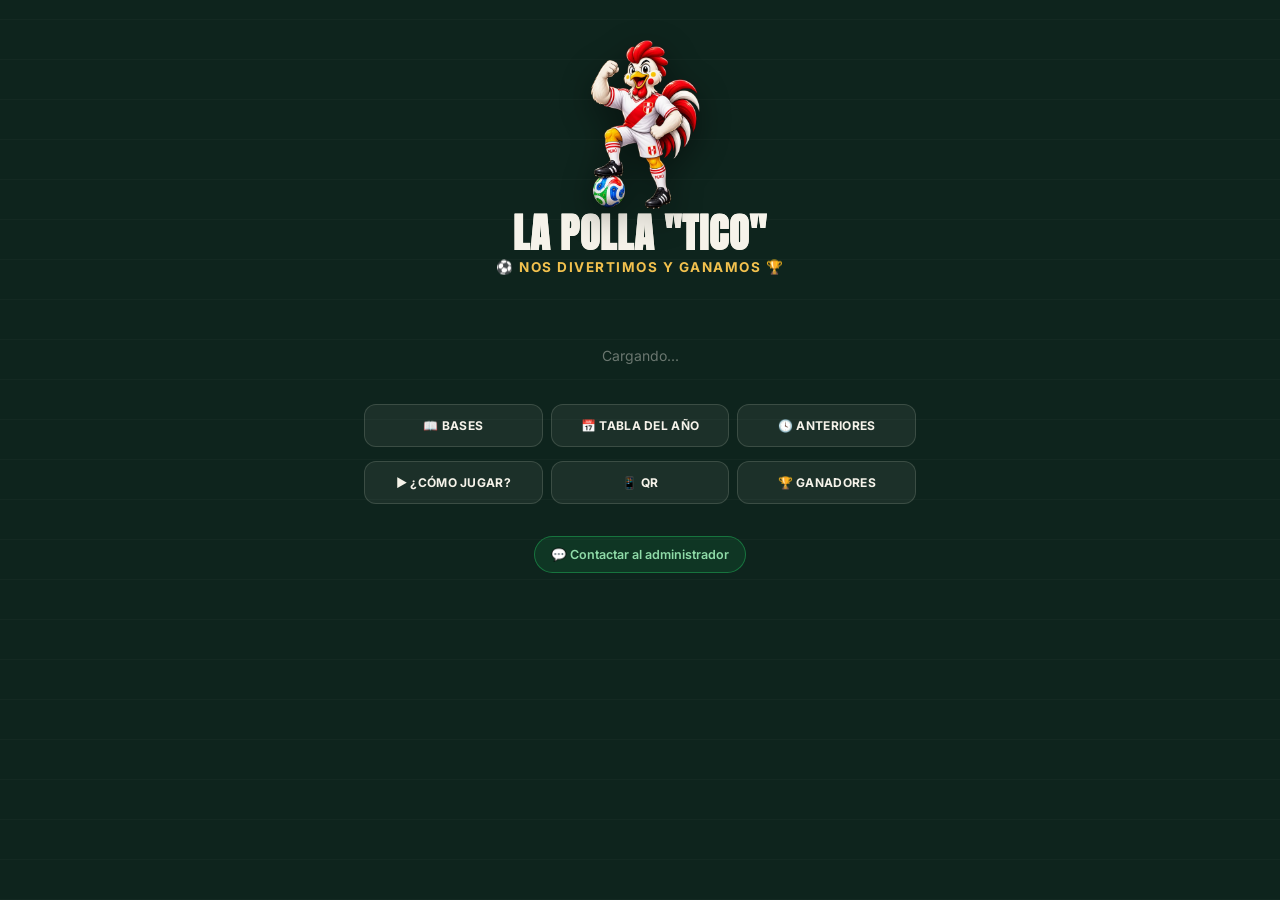
<file: index.html>
<!DOCTYPE html>
<html lang="es">
<head>
<meta charset="UTF-8">
<meta name="viewport" content="width=device-width, initial-scale=1.0, viewport-fit=cover">
<title>La Polla "TICO"</title>

<link rel="manifest" href="manifest.json">
<link rel="icon" type="image/png" sizes="192x192" href="icon-192.png">
<link rel="icon" type="image/png" sizes="32x32" href="favicon-32x32.png">
<link rel="icon" type="image/png" sizes="16x16" href="favicon-16x16.png">
<link rel="apple-touch-icon" href="apple-touch-icon.png">
<meta name="theme-color" content="#16342A">
<meta name="apple-mobile-web-app-capable" content="yes">
<meta name="apple-mobile-web-app-status-bar-style" content="black-translucent">
<meta name='apple-mobile-web-app-title' content='La Polla TICO'>
<!-- QRCode se carga bajo demanda (V15) para no frenar la entrada inicial. -->
<link rel="preconnect" href="https://iiuppczbeezwxevlnahk.supabase.co" crossorigin>
<link rel="dns-prefetch" href="//iiuppczbeezwxevlnahk.supabase.co">
<link rel="preload" href="mascota-gallo-peru-v25h506.webp" as="image" type="image/webp" fetchpriority="high">
<link rel="preconnect" href="https://fonts.googleapis.com">
<link rel="preconnect" href="https://fonts.gstatic.com" crossorigin>
<link href="https://fonts.googleapis.com/css2?family=Anton&family=Inter:wght@400;500;600;700;800&display=swap" rel="stylesheet">
<link rel="stylesheet" href="./styles.css?v=V25H5.0.15">
<script src="./app-core.js?v=V25H5.0.15" defer></script>
<script src="./app-main.js?v=V25H5.0.15" defer></script>
<script src="./app-pwa.js?v=V25H5.0.15" defer></script>
</head>
<body>
<svg width="0" height="0" style="position:absolute">
  <defs>
    <linearGradient id="goldEggGrad" x1="0" y1="0" x2="0" y2="1">
      <stop offset="0%" stop-color="#FDE68A"/>
      <stop offset="55%" stop-color="#F2C14E"/>
      <stop offset="100%" stop-color="#C9860B"/>
    </linearGradient>
  </defs>
</svg>

<div id="globalLoader" class="global-loader hidden"><span class="global-loader-dot"></span>Cargando...</div>
<div id="connectionBar" class="connection-bar hidden">📡 Sin conexión</div>
<div id="appModeBanner" class="app-mode-banner hidden"></div>

<!-- ======= PANTALLA PRINCIPAL ======= -->
<div id="landingScreen" class="wrap">
  <div class="hero">
    <div class="mascot-wrap" onclick="openAdminGate()" title="Administrar"><picture><source srcset="mascota-gallo-peru-v25h506.webp" type="image/webp"><img src="mascota-gallo-peru.png" alt="Mascota La Polla TICO" width="512" height="512" fetchpriority="high" decoding="async"></picture></div>
    <h1>La Polla "TICO"</h1>
    <p class="slogan">⚽ Nos divertimos y ganamos 🏆</p>
  </div>

  <div id="pollasContainer"></div>

  <div class="landing-links">
    <button onclick="openOverlay('rulesOverlay')">📖 Bases</button>
    <button onclick="openYearlyStandings()">📅 Tabla del año</button>
    <button onclick="openArchivedPollas()">🕓 Anteriores</button>
  </div>
  <div class="landing-links">
    <button onclick="openTutorial_()">▶️ ¿Cómo jugar?</button>
    <button onclick="openQR(siteUrl(), 'La Polla &quot;TICO&quot;')">📱 QR</button>
    <button onclick="openHallOfFame()">🏆 Ganadores</button>
  </div>
  <div class="landing-links">
    <button id="installAppBtn" class="hidden" onclick="handleInstallClick()">⬇️ Instalar app</button>
  </div>

  <div class="contact-admin-row"><button onclick="contactAdmin()">💬 Contactar al administrador</button></div>
</div>

<!-- ======= APP DE LA POLLA ======= -->
<div id="appScreen" class="wrap hidden">
  <header>
    <div class="header-topbar">
      <button class="back-btn" onclick="goToLanding()">‹ Inicio</button>
      <button class="admin-ball-btn" onclick="openAdmin()" title="Administrar">⚽</button>
    </div>
    <div class="eyebrow">Torneo de pronósticos</div>
    <h1 id="pollaTitle">La Polla "TICO"</h1>
    <p class="subtitle">Marca el resultado antes de que cierre el partido</p>
  </header>

  <div class="tools-row">
    <button onclick="openStandings()">🏆 Tabla</button>
    <button onclick="openOverlay('prizesOverlay')">🎖️ Premios</button>
    <button onclick="openOverlay('rulesOverlay')">📖 Bases</button>
  </div>
  <div class="winners-row" id="winnersRow">
    <button id="winnersToolBtn" class="hidden" onclick="showWinners(currentPolla.id)">🥇 Ver Ganadores</button>
  </div>

  <div class="name-card">
    <label for="playerName">Tú eres</label>
    <div class="name-field" id="nameField"><input id="playerName" type="text" placeholder="Tu nombre" autocomplete="off"></div>
    <button class="check-btn" onclick="checkName()" title="Confirmar">✓</button>
  </div>
  <div class="status-row"><div class="name-status" id="nameStatus"></div><span id="streakBadge" class="streak-badge hidden"></span></div>
  <div class="pay-pending-banner hidden" id="payPendingBanner">PAGO PENDIENTE</div>
  <div class="pin-locked-box hidden" id="pinLockedBox"></div>

  <div class="player-controls-row hidden" id="playerControlsRow">
    <div class="bulk-toggle-row" id="bulkToggleRow">
      <label class="bulk-toggle">
        <input type="checkbox" id="bulkModeCheckbox" onchange="toggleBulkMode()">
        📦 Activar envío masivo
      </label>
    </div>
    <button class="player-settings-btn" id="playerSettingsBtn" type="button" onclick="openPlayerSettings_()" title="Configuración" aria-label="Abrir configuración">⚙️</button>
  </div>

  <div class="matches-view-tabs" id="matchesViewTabs" role="tablist" aria-label="Partidos de la Polla">
    <button class="matches-view-tab active" id="matchesTabUpcoming" type="button" role="tab" aria-selected="true" onclick="setMatchesView_('upcoming')">Por jugar <span class="tab-count" id="matchesUpcomingCount"></span></button>
    <button class="matches-view-tab" id="matchesTabResolved" type="button" role="tab" aria-selected="false" onclick="setMatchesView_('resolved')">Resueltos <span class="tab-count" id="matchesResolvedCount"></span></button>
  </div>
  <div class="prediction-progress" id="predictionProgress">
    <div class="prediction-progress-top">
      <div class="prediction-progress-title" id="predictionProgressText"></div>
      <button class="prediction-progress-next hidden" id="nextPendingPredictionBtn" type="button" onclick="goToNextPendingPrediction_()">Ir al siguiente</button>
    </div>
    <div class="prediction-progress-track"><div class="prediction-progress-fill" id="predictionProgressFill"></div></div>
  </div>
  <div id="matchesContainer"></div>
  <div class="mini-leaderboard hidden" id="miniLeaderboard"></div>

  <div class="bulk-bar hidden" id="bulkBar">
    <button class="submit-btn" id="bulkSendBtn" onclick="sendAllPredictions()">📤 Enviar los pronósticos seleccionados</button>
  </div>

  <div class="contact-admin-row"><button onclick="contactAdmin()">💬 Contactar al administrador</button></div>
</div>

<!-- ======= ACCESO CONTEXTUAL DEL JUGADOR ======= -->
<div class="overlay" id="playerAccessOverlay">
  <div class="modal">
    <button class="close-x" onclick="closeOverlay('playerAccessOverlay')">✕</button>
    <div class="modal-icon" id="playerAccessIcon">👤</div>
    <h2 id="playerAccessTitle">Acceder</h2>
    <p class="hint" id="playerAccessHint"></p>
    <div id="playerAccessError" class="name-status err" style="margin-bottom:10px;"></div>

    <div id="accessPinBlock" class="hidden">
      <label>Tu PIN</label>
      <div class="pin-input-wrap"><input id="accessPinInput" inputmode="numeric" maxlength="5" type="text" autocomplete="off" autocapitalize="off" spellcheck="false" data-tico-sensitive="pin" data-lpignore="true" data-1p-ignore placeholder="•••••" style="-webkit-text-security:disc" data-tico-masked="1"><button type="button" class="pin-toggle" title="Mostrar/ocultar PIN" aria-label="Mostrar/ocultar PIN" onclick="togglePlayerPinVisibility_('accessPinInput',this)"><svg class="eye-icon" viewBox="0 0 24 24" width="20" height="20" fill="none" stroke="currentColor" stroke-width="2" stroke-linecap="round" stroke-linejoin="round"><path d="M1 12s4-8 11-8 11 8 11 8-4 8-11 8-11-8-11-8z"/><circle cx="12" cy="12" r="3"/></svg></button></div>
      <button class="btn-primary" onclick="submitExistingLogin()">Entrar</button>
      <button class="btn-secondary" onclick="openRecoveryMode()">Olvidé mi PIN</button>
      <button class="btn-secondary" onclick="chooseOtherPerson()">Soy otra persona</button>
    </div>

    <div id="accessActivationBlock" class="hidden">
      <label>Código brindado por Manolo</label>
      <input id="activationCodeInput" autocomplete="off" placeholder="TICO-XXXX">
      <label>Crea tu PIN de 5 dígitos</label>
      <div class="pin-input-wrap"><input id="activationPinInput" inputmode="numeric" maxlength="5" type="text" autocomplete="off" autocapitalize="off" spellcheck="false" data-tico-sensitive="pin" data-lpignore="true" data-1p-ignore placeholder="•••••" style="-webkit-text-security:disc" data-tico-masked="1"><button type="button" class="pin-toggle" title="Mostrar/ocultar PIN" aria-label="Mostrar/ocultar PIN" onclick="togglePlayerPinVisibility_('activationPinInput',this)"><svg class="eye-icon" viewBox="0 0 24 24" width="20" height="20" fill="none" stroke="currentColor" stroke-width="2" stroke-linecap="round" stroke-linejoin="round"><path d="M1 12s4-8 11-8 11 8 11 8-4 8-11 8-11-8-11-8z"/><circle cx="12" cy="12" r="3"/></svg></button></div>
      <button class="btn-primary" onclick="submitActivation()">Activar y entrar</button>
    </div>

    <div id="accessRegisterBlock" class="hidden">
      <label>Nombre</label><input id="registerNameInput" autocomplete="off">
      <label>Crea tu PIN de 5 dígitos</label><div class="pin-input-wrap"><input id="registerPinInput" inputmode="numeric" maxlength="5" type="text" autocomplete="off" autocapitalize="off" spellcheck="false" data-tico-sensitive="pin" data-lpignore="true" data-1p-ignore placeholder="•••••" style="-webkit-text-security:disc" data-tico-masked="1"><button type="button" class="pin-toggle" title="Mostrar/ocultar PIN" aria-label="Mostrar/ocultar PIN" onclick="togglePlayerPinVisibility_('registerPinInput',this)"><svg class="eye-icon" viewBox="0 0 24 24" width="20" height="20" fill="none" stroke="currentColor" stroke-width="2" stroke-linecap="round" stroke-linejoin="round"><path d="M1 12s4-8 11-8 11 8 11 8-4 8-11 8-11-8-11-8z"/><circle cx="12" cy="12" r="3"/></svg></button></div>
      <div id="registerReferralWrap"><label>Código de invitación (opcional)</label><input id="registerReferralInput" autocomplete="off" placeholder="TICOXXXX"></div>
      <label>WhatsApp / teléfono (opcional)</label>
      <input id="registerWhatsappInput" type="tel" inputmode="tel" autocomplete="tel" placeholder="+51 999 999 999">
      <div class="hint" style="margin-top:8px;margin-bottom:10px;line-height:1.4;">Opcional · solo lo verá el administrador. Puedes usar un número de cualquier país.</div>
      <button class="btn-primary" onclick="submitNewRegistration()">Registrarme</button>
    </div>

    <div id="accessRecoveryBlock" class="hidden">
      <label>Respuesta de seguridad</label><input id="recoveryAnswerInput" autocomplete="off">
      <label>Nuevo PIN de 5 dígitos</label><div class="pin-input-wrap"><input id="recoveryPinInput" inputmode="numeric" maxlength="5" type="text" autocomplete="off" autocapitalize="off" spellcheck="false" data-tico-sensitive="pin" data-lpignore="true" data-1p-ignore placeholder="•••••" style="-webkit-text-security:disc" data-tico-masked="1"><button type="button" class="pin-toggle" title="Mostrar/ocultar PIN" aria-label="Mostrar/ocultar PIN" onclick="togglePlayerPinVisibility_('recoveryPinInput',this)"><svg class="eye-icon" viewBox="0 0 24 24" width="20" height="20" fill="none" stroke="currentColor" stroke-width="2" stroke-linecap="round" stroke-linejoin="round"><path d="M1 12s4-8 11-8 11 8 11 8-4 8-11 8-11-8-11-8z"/><circle cx="12" cy="12" r="3"/></svg></button></div>
      <button class="btn-primary" onclick="submitRecoveryFromModal()">Restablecer PIN</button>
      <button class="btn-secondary" onclick="showAccessMode('PIN')">Volver</button>
    </div>
  </div>
</div>

<!-- ======= RECUPERACIÓN DE PIN DEL JUGADOR ======= -->
<div class="overlay" id="playerSettingsOverlay">
  <div class="modal">
    <button class="close-x" onclick="closeOverlay('playerSettingsOverlay')">✕</button>
    <div class="modal-icon">⚙️</div>
    <h2>Tu cuenta</h2>
    <p class="hint">Accesos rápidos de tu perfil</p>
    <div class="player-settings-actions">
      <button class="player-settings-action hidden" id="setSecurityAnswerBtn" onclick="openRecoverySettings_()"><b>🔑 Recuperación de PIN</b><span class="settings-sub" id="recoverySettingsActionHint">Configurar o cambiar recuperación</span></button>
      <button class="player-settings-action" id="whatsappConfigBtn" onclick="configureMyWhatsapp()"><b>📱 WhatsApp de contacto</b><span class="settings-sub">Agregar, cambiar o eliminar tu número</span></button>
      <button class="player-settings-action" onclick="closeOverlay('playerSettingsOverlay');inviteFriends()"><b>🎁 Invitar amigos</b><span class="settings-sub">Compartir tu enlace de invitación</span></button>
    </div>
    <div class="player-settings-referral hidden" id="myReferralCodeBox"></div>
  </div>
</div>

<div class="overlay" id="inviteFallbackOverlay">
  <div class="modal" style="text-align:center">
    <button class="close-x" onclick="closeOverlay('inviteFallbackOverlay')">✕</button>
    <div class="modal-icon">🎁</div>
    <h2>Invitación lista</h2>
    <p class="hint">La imagen ya se descargó y el mensaje quedó listo para compartir</p>
    <button class="btn-primary" onclick="openInviteWhatsappFallback_()">💬 Abrir WhatsApp</button>
    <button class="btn-secondary" onclick="closeOverlay('inviteFallbackOverlay')">Listo</button>
  </div>
</div>

<div class="overlay" id="recoverySettingsOverlay">
  <div class="modal">
    <button class="close-x" onclick="closeOverlay('recoverySettingsOverlay')">✕</button>
    <div class="modal-icon">🔑</div>
    <h2 id="recoverySettingsTitle">Recuperación de PIN</h2>
    <p class="hint" id="recoverySettingsHint">Configura una respuesta secreta que puedas recordar.</p>

    <label>Tu PIN actual</label>
    <div class="pin-input-wrap">
      <input id="recoveryCurrentPinInput"
             type="text"
             inputmode="numeric"
             maxlength="5"
             autocomplete="off"
             autocapitalize="off"
             spellcheck="false"
             data-tico-sensitive="pin"
             data-lpignore="true"
             data-1p-ignore
             data-tico-masked="1"
             style="-webkit-text-security:disc"
             placeholder="•••••">
      <button type="button" class="pin-toggle" title="Mostrar/ocultar PIN" aria-label="Mostrar/ocultar PIN" onclick="togglePlayerPinVisibility_('recoveryCurrentPinInput',this)"><svg class="eye-icon" viewBox="0 0 24 24" width="20" height="20" fill="none" stroke="currentColor" stroke-width="2" stroke-linecap="round" stroke-linejoin="round"><path d="M1 12s4-8 11-8 11 8 11 8-4 8-11 8-11-8-11-8z"/><circle cx="12" cy="12" r="3"/></svg></button>
    </div>

    <label id="recoveryNewAnswerLabel">Nueva respuesta secreta</label>
    <input id="recoveryNewAnswerInput" type="text" autocomplete="off" autocapitalize="off" spellcheck="false" placeholder="Escribe tu respuesta">

    <div id="recoverySettingsError" class="name-status err" style="margin-top:10px;"></div>
    <button class="btn-primary" id="recoverySettingsSaveBtn" onclick="saveRecoverySettings_()">Guardar</button>
  </div>
</div>

<!-- ======= GESTIÓN DE IDENTIDAD ADMIN ======= -->
<div class="overlay" id="identityAdminOverlay">
  <div class="modal">
    <button class="close-x" onclick="closeOverlay('identityAdminOverlay')">✕</button>
    <div class="modal-icon">🪪</div><h2>Gestionar identidad</h2>
    <p class="hint" id="identityCurrentLabel"></p>
    <button class="btn-secondary" onclick="startGlobalRename()">✏️ Corregir nombre globalmente</button>
    <p class="hint">Misma persona y mismo PIN. Se actualiza su nombre en TICO, acumulada e históricos.</p>
    <button class="btn-secondary" onclick="startIdentitySplit()">🧩 Separar como nueva identidad desde esta Polla</button>
    <p class="hint">Los pronósticos y puntos de esta Polla pasan a una cuenta nueva con PIN independiente.</p>
  </div>
</div>

<!-- ======= G1: GESTIÓN HISTÓRICA DE JUGADORES ======= -->
<div class="overlay" id="historicalPlayersOverlay">
  <div class="modal">
    <button class="close-x" onclick="closeOverlay('historicalPlayersOverlay')">✕</button>
    <div class="modal-icon">🗂️</div><h2>Jugadores históricos</h2>
    <p class="hint">Busca una identidad global. Antes de borrar se muestra exactamente qué historial tiene.</p>
    <input id="historicalPlayerSearch" type="text" placeholder="Buscar jugador..." oninput="renderHistoricalPlayers_()">
    <div id="historicalPlayersList" style="margin-top:10px;"></div>
  </div>
</div>

<div class="overlay" id="historicalPlayerDetailOverlay">
  <div class="modal">
    <button class="close-x" onclick="closeOverlay('historicalPlayerDetailOverlay')">✕</button>
    <div class="modal-icon">🧾</div><h2 id="historicalPlayerDetailTitle">Jugador</h2>
    <div id="historicalPlayerDetailBody" class="pozo-box"></div>
    <button id="historicalAnonBtn" class="btn-secondary" style="border-color:rgba(255,255,255,.75);" onclick="deleteHistoricalPlayer_('anonymize')">👤 Eliminar cuenta y anonimizar</button>
    <p class="hint">Borra acceso, PIN y recuperación. Conserva puntos/títulos, pero el nombre deja de mostrarse.</p>
    <button id="historicalEraseBtn" class="btn-secondary" style="border-color:rgba(255,255,255,.75);" onclick="deleteHistoricalPlayer_('erase_visible')">🧹 Eliminar también méritos globales</button>
    <p class="hint">Además quita Tabla del año y Ganadores. Los registros deportivos sellados quedan como “Jugador eliminado” para no promover automáticamente a otro campeón.</p>
  </div>
</div>

<!-- ======= CÓDIGOS DE ACTIVACIÓN ADMIN ======= -->
<div class="overlay" id="activationCodesOverlay">
  <div class="modal">
    <button class="close-x" onclick="closeOverlay('activationCodesOverlay')">✕</button>
    <div class="modal-icon">🔑</div><h2>Códigos de activación</h2>
    <p class="hint">Cópialos y envíaselos únicamente a cada jugador.</p>
    <div id="activationCodesList"></div>
    <button class="btn-secondary" onclick="copyAllActivationMessages()">📋 Copiar todos</button>
  </div>
</div>

<!-- ======= GESTIÓN DE CÓDIGOS DE ACTIVACIÓN ======= -->
<div class="overlay" id="activationManagerOverlay">
  <div class="modal">
    <button class="close-x" onclick="closeOverlay('activationManagerOverlay')">✕</button>
    <div class="modal-icon">🔐</div><h2>Gestionar códigos de activación</h2>
    <p class="hint">Consulta los códigos pendientes de esta Polla sin tener que regenerarlos. Cada código sigue siendo de un solo uso y desaparece al activar la cuenta.</p>
    <input id="activationManagerSearch" type="text" placeholder="Buscar jugador..." oninput="renderActivationManager_()">
    <div id="activationManagerList" style="margin-top:10px;"></div>
  </div>
</div>

<!-- ======= CENTRO DE COMUNICADOS ======= -->
<div class="overlay" id="communicationsOverlay">
  <div class="modal">
    <button class="close-x" onclick="closeOverlay('communicationsOverlay')">✕</button>
    <div class="modal-icon">📣</div><h2>Comunicados</h2>
    <div class="comm-grid">
      <button class="btn-secondary" onclick="buildCommunication('openRegistration')">📣 Inscripciones abiertas</button>
      <button class="btn-secondary" onclick="buildCommunication('invite')">📲 Invitación</button>
      <button class="btn-secondary" onclick="buildCommunication('jornada')">⏰ Jornada</button>
      <button class="btn-secondary" onclick="buildCommunication('last')">⚡ Últimos minutos</button>
      <button class="btn-secondary" onclick="buildCommunication('todayReview')">✅ Pronósticos de hoy</button>
      <button class="btn-secondary" onclick="buildCommunication('results')">🏆 Resultados</button>
      <button class="btn-secondary" onclick="buildCommunication('payment')">💳 Pago</button>
      <button class="btn-secondary" onclick="buildCommunication('paymentMethods')">💰 Métodos de pago</button>
      <button class="btn-secondary" onclick="buildCommunication('qualified')">🎟️ Clasificados</button>
      <button class="btn-secondary" onclick="buildCommunication('custom')">✍️ Personalizado</button>
    </div>
    <img id="communicationArtwork" class="comm-art" alt="Comunicado LaPollaTICO" loading="lazy" decoding="async" style="display:none;" onerror="this.style.display='none'">
    <label>Vista previa / edición</label>
    <textarea id="communicationText" style="min-height:190px;"></textarea>
    <button class="btn-secondary" onclick="copyCommunication()">📋 Copiar texto</button>
    <button class="btn-whatsapp" id="communicationShareBtn" onclick="shareCommunicationWithArtwork()">💬 Compartir imagen + mensaje</button>
    <p class="hint" style="text-align:center;margin-top:-8px;margin-bottom:14px;">En Android/PWA se comparte la imagen del comunicado junto con el texto. Si el navegador no admite archivos compartidos, se descarga la imagen y se abre WhatsApp con el mensaje.</p>
    <div style="height:1px;background:rgba(255,255,255,.10);margin:16px 0 12px;"></div>
    <label>📋 Lista interna para Manolo</label>
    <div class="row2" style="align-items:end;">
      <select id="adminListType">
        <option value="all">Todos los participantes</option>
        <option value="paid">Pagados</option>
        <option value="pending">Pendientes de pago</option>
        <option value="activation">Pendientes de activación</option>
        <option value="qualified">Clasificados a Polla Gratuita</option>
      </select>
      <button class="btn-secondary" style="margin:0;" onclick="copyAdminList()">Copiar lista</button>
    </div>
    <p class="hint">Estas listas son solo para gestión del Admin y no se publican automáticamente.</p>
  </div>
</div>

<!-- ======= DECISIÓN EXPLÍCITA / CANCELABLE ======= -->
<div class="overlay" id="ticoChoiceOverlay">
  <div class="modal">
    <button class="close-x" onclick="resolveTicoChoice_(null)">✕</button>
    <div class="modal-icon" id="ticoChoiceIcon">↔️</div>
    <h2 id="ticoChoiceTitle">Elige una opción</h2>
    <p class="hint tico-choice-message" id="ticoChoiceMessage"></p>
    <div class="tico-choice-actions" id="ticoChoiceActions"></div>
    <button class="btn-secondary" id="ticoChoiceCancelBtn" onclick="resolveTicoChoice_(null)">← Volver</button>
  </div>
</div>

<!-- ======= ADMIN GATE ======= -->
<div class="overlay" id="adminGateOverlay">
  <div class="modal">
    <button class="close-x" onclick="closeOverlay('adminGateOverlay')">✕</button>
    <div class="modal-icon">🔐</div><h2>Acceso Admin</h2>
    <div class="pin-box"><label>Clave</label>
      <div class="pin-input-wrap">
        <input id="gatePinInput" type="text" maxlength="40" autocomplete="off" autocapitalize="off" spellcheck="false" data-tico-sensitive="admin" data-lpignore="true" data-1p-ignore placeholder="Clave de administrador" style="-webkit-text-security:disc">
        <button type="button" class="pin-toggle" id="gatePinToggle" title="Mostrar/ocultar clave" onclick="toggleGatePinVisibility()">
          <svg class="eye-icon" viewBox="0 0 24 24" width="20" height="20" fill="none" stroke="currentColor" stroke-width="2" stroke-linecap="round" stroke-linejoin="round"><path d="M1 12s4-8 11-8 11 8 11 8-4 8-11 8-11-8-11-8z"/><circle cx="12" cy="12" r="3"/></svg>
        </button>
      </div>
    </div>
    <button class="btn-primary" onclick="checkGatePin()">Entrar</button>
  </div>
</div>

<!-- ======= ADMIN: CONFIRMACIÓN SENSIBLE ======= -->
<div class="overlay" id="adminConfirmOverlay">
  <div class="modal">
    <button class="close-x" onclick="cancelAdminConfirmation_()">✕</button>
    <div class="modal-icon">🛡️</div>
    <h2>Confirmar acción</h2>
    <p class="hint" id="adminConfirmMessage" style="text-align:center;margin-bottom:14px;">Esta acción necesita volver a verificar tu clave de administrador.</p>
    <div class="pin-box"><label>Clave de administrador</label>
      <div class="pin-input-wrap">
        <input id="adminConfirmPinInput" type="text" maxlength="40" autocomplete="off" autocapitalize="off" spellcheck="false" data-tico-sensitive="admin" data-lpignore="true" data-1p-ignore placeholder="Clave de administrador" style="-webkit-text-security:disc">
        <button type="button" class="pin-toggle" id="adminConfirmPinToggle" title="Mostrar/ocultar clave" onclick="toggleAdminConfirmPinVisibility_()">
          <svg class="eye-icon" viewBox="0 0 24 24" width="20" height="20" fill="none" stroke="currentColor" stroke-width="2" stroke-linecap="round" stroke-linejoin="round"><path d="M1 12s4-8 11-8 11 8 11 8-4 8-11 8-11-8-11-8z"/><circle cx="12" cy="12" r="3"/></svg>
        </button>
      </div>
    </div>
    <button class="btn-primary" id="adminConfirmBtn" onclick="submitAdminConfirmation_()">Confirmar</button>
    <button class="btn-secondary" onclick="cancelAdminConfirmation_()">Cancelar</button>
  </div>
</div>

<!-- ======= ADMIN: RENOVAR SESIÓN ======= -->
<div class="overlay" id="adminRenewOverlay">
  <div class="modal">
    <button class="close-x" onclick="cancelAdminRenew_()">✕</button>
    <div class="modal-icon">🔐</div>
    <h2>Renovar sesión Admin</h2>
    <p class="hint" style="text-align:center;margin-bottom:14px;">Tu sesión de 30 minutos venció. Ingresa tu clave para continuar sin salir del panel.</p>
    <div class="pin-box"><label>Clave de administrador</label>
      <div class="pin-input-wrap">
        <input id="adminRenewPinInput" type="text" maxlength="40" autocomplete="off" autocapitalize="off" spellcheck="false" data-tico-sensitive="admin" data-lpignore="true" data-1p-ignore placeholder="Clave de administrador" style="-webkit-text-security:disc">
        <button type="button" class="pin-toggle" id="adminRenewPinToggle" title="Mostrar/ocultar clave" onclick="toggleAdminRenewPinVisibility_()">
          <svg class="eye-icon" viewBox="0 0 24 24" width="20" height="20" fill="none" stroke="currentColor" stroke-width="2" stroke-linecap="round" stroke-linejoin="round"><path d="M1 12s4-8 11-8 11 8 11 8-4 8-11 8-11-8-11-8z"/><circle cx="12" cy="12" r="3"/></svg>
        </button>
      </div>
    </div>
    <button class="btn-primary" id="adminRenewBtn" onclick="submitAdminRenew_()">Renovar 30 min</button>
    <button class="btn-secondary" onclick="cancelAdminRenew_()">Cancelar</button>
  </div>
</div>

<!-- ======= ADMIN: POLLAS ======= -->
<div class="overlay" id="pollasAdminOverlay">
  <div class="modal">
    <button class="close-x" onclick="closeOverlay('pollasAdminOverlay')">✕</button>
    <h2>🏈 Administrar Pollas</h2>
    <h3 style="margin-top:6px;">Nueva Polla</h3>
    <div class="row2">
      <div><label>Número</label><input id="newPollaNumber" type="text" placeholder="Ej. 12"></div>
      <div><label>Estado</label>
        <select id="newPollaStatus"><option value="actual">Activa</option><option value="proximamente">Próximamente</option></select>
      </div>
    </div>
    <label>Total de partidos programados (meta)</label>
    <input id="newPollaTotalMatches" type="number" placeholder="Ej. 40">
    <label>Fecha y hora de inicio</label>
    <input id="newPollaStartDate" type="datetime-local">
    <label>Imagen / logo de la competición (opcional)</label>
    <input id="newPollaImage" type="file" accept="image/*">
    <div class="checkbox-row"><input id="newPollaIsFree" type="checkbox"><label for="newPollaIsFree" style="margin:0;">🎁 Polla Gratuita de cierre de temporada (autorregistro solo para clasificados)</label></div>
    <p class="hint">Se valida en vivo contra la Tabla Acumulada del Año en el momento en que cada quien intente inscribirse, no depende de cerrar temporada.</p>
    <button class="btn-primary" onclick="addPolla()">Crear Polla</button>
    <button class="btn-secondary" onclick="clearNewPollaForm()">✕ Cancelar / limpiar</button>

    <h3>🏁 Cierre de temporada</h3>
    <div id="seasonInfoBox" class="pozo-box"></div>
    <button class="btn-secondary" onclick="closeSeason()">🏁 Cerrar Temporada</button>
    <button class="btn-secondary" onclick="clearSeasonData()">🧹 Limpiar temporada cerrada</button>
    <p class="hint">Después de cerrar temporada, esta limpieza elimina únicamente las Pollas finalizadas que pertenecen al período cerrado. El historial de temporada, Ganadores e identidades consolidadas se conservan.</p>

    <h3>Todas las Pollas</h3>
    <div id="pollasAdminList"></div>
  </div>
</div>

<!-- ======= ADMIN: DENTRO DE UNA POLLA ======= -->
<div class="overlay" id="adminOverlay">
  <div class="modal">
    <button class="close-x" onclick="closeOverlay('adminOverlay')">✕</button>
    <h2 id="adminModalTitle">Administrar</h2>
    <div class="hint" style="text-align:center;margin-bottom:8px;">Admin: <b id="adminSessionName">Manolo</b></div>
    <button class="btn-whatsapp" onclick="sharePollaWhatsApp()">📲 Compartir esta Polla por WhatsApp</button>
    <button class="btn-secondary" onclick="openCommunicationsCenter()">📣 Comunicados</button>

    <div class="admin-tabs">
      <button class="active" data-tab="tabResumen" onclick="switchAdminTab('tabResumen')">Resumen</button>
      <button data-tab="tabParticipantes" onclick="switchAdminTab('tabParticipantes')">Participantes</button>
      <button data-tab="tabPartidos" onclick="switchAdminTab('tabPartidos')">Partidos</button>
      <button data-tab="tabPremios" onclick="switchAdminTab('tabPremios')">Premios</button>
      <button data-tab="tabDatos" onclick="switchAdminTab('tabDatos')">Datos</button>
      <button data-tab="tabSalud" onclick="switchAdminTab('tabSalud')">Salud</button>
    </div>

    <div class="admin-pane active" id="tabResumen">
      <div class="admin-session-mini" id="adminSessionMini"></div>
      <div class="admin-overview-grid" id="adminOverviewGrid"></div>
      <div class="admin-control-box">
        <div class="admin-control-head">
          <div>
            <h3>Control operativo</h3>
            <p>Pausa funciones puntuales sin apagar la Polla ni afectar el acceso normal de los jugadores.</p>
          </div>
          <div class="admin-control-status" id="cfgStatusText"></div>
        </div>
        <div class="admin-control-list">
          <label class="admin-control-toggle">
            <span class="control-copy"><span class="control-title">Modo mantenimiento</span><span class="control-sub">Los jugadores pueden mirar, pero no modificar datos.</span></span>
            <input id="cfgMaintenance" type="checkbox">
          </label>
          <label class="admin-control-toggle">
            <span class="control-copy"><span class="control-title">Pronósticos habilitados</span><span class="control-sub">Permite guardar y actualizar pronósticos.</span></span>
            <input id="cfgPredictions" type="checkbox">
          </label>
          <label class="admin-control-toggle">
            <span class="control-copy"><span class="control-title">Inscripciones habilitadas</span><span class="control-sub">Permite que nuevos jugadores se registren.</span></span>
            <input id="cfgRegistrations" type="checkbox">
          </label>
        </div>
        <div class="admin-control-message">
          <label>Mensaje de mantenimiento</label>
          <textarea id="cfgMaintenanceMessage" maxlength="180" placeholder="Ej. Estamos haciendo una mejora rápida. Vuelve en unos minutos."></textarea>
        </div>
        <button class="btn-secondary admin-control-save" onclick="saveAppConfig_()">Guardar cambios</button>
      </div>
      <h3 style="margin-top:8px;">Chequeo rápido</h3>
      <div class="admin-health-list" id="adminHealthList"></div>
      <p class="hint" style="margin-top:10px;">Este resumen es informativo y no bloquea ninguna acción.</p>
    </div>

    <div class="admin-pane" id="tabSalud">
      <div class="system-health-hero">
        <div class="system-health-state" id="systemHealthState">Estado del sistema</div>
        <div class="system-health-sub" id="systemHealthChecked">Pulsa revisar para comprobar versiones y conexión.</div>
      </div>
      <div class="system-health-ops" id="systemHealthOperational">
        <div class="system-health-ops-title">Resumen operativo</div>
        <div class="system-health-ops-sub">Aún no hay una revisión reciente.</div>
      </div>
      <div class="system-health-grid" id="systemHealthVersions"></div>
      <div class="system-health-grid" id="systemHealthLatency"></div>
      <div class="system-health-actions"><button class="btn-secondary" onclick="refreshSystemHealth_()">Revisar ahora</button></div>
      <div class="system-health-recent" id="systemHealthRecent"></div>
      <div class="system-health-ready" id="systemHealthReadiness"></div>
      <div class="system-health-copy"><button class="btn-secondary" onclick="copySystemDiagnosis_()">Copiar diagnóstico</button></div>
      <p class="hint" style="margin-top:10px;">Esta revisión es solo para Admin. No modifica datos ni consume recursos de forma continua.</p>
    </div>

    <div class="admin-pane" id="tabParticipantes">
      <div class="archived-lock">
        <label>Agregar participantes (uno por línea)</label>
        <textarea id="participantsInput" placeholder="Imanol&#10;Juan Pérez&#10;María López"></textarea>
        <button class="btn-secondary" onclick="addParticipants()">Agregar a la lista</button>
        <button class="btn-whatsapp" style="margin-top:10px; margin-bottom:0;" onclick="sendRecruitmentReminder()">📢 Avisar cuántos ya se inscribieron</button>
        <button class="btn-whatsapp" style="margin-top:8px; margin-bottom:0;" onclick="sendTimeReminder()">⏳ Avisar cuánto falta para el inicio</button>
      </div>
      <h3>Participantes activos</h3>
      <div id="participantsList"></div>
      <div class="pozo-box" style="margin-top:14px;">
        <b>🔐 Códigos de activación</b>
        <p class="hint" style="margin:7px 0 10px;">Consulta y copia los códigos pendientes de esta Polla. Siguen siendo de un solo uso.</p>
        <button class="btn-secondary" style="border-color:rgba(255,255,255,.75);" onclick="openActivationManager_()">Gestionar códigos</button>
      </div>
      <div class="pozo-box" style="margin-top:14px;">
        <b>🗂️ Gestión histórica de jugadores</b>
        <p class="hint" style="margin:7px 0 10px;">Administra una identidad global aunque ya no participe en esta Polla. Las eliminaciones históricas no recalculan campeones.</p>
        <button class="btn-secondary" style="border-color:rgba(255,255,255,.75);" onclick="openHistoricalPlayersManager_()">Abrir gestión histórica</button>
      </div>
    </div>

    <div class="admin-pane" id="tabPartidos">
      <div class="archived-lock">
        <h3 style="margin-top:6px;">Nuevo partido</h3>
        <label>Número de partido</label>
        <input id="newMatchNumber" type="text" placeholder="Ej. 1">
        <div class="row2">
          <div><label>Equipo local</label><input id="newHome" type="text" placeholder="Ej. Perú"></div>
          <div><label>Equipo visitante</label><input id="newAway" type="text" placeholder="Ej. Chile"></div>
        </div>
        <label>Captura del partido</label>
        <input id="newImage" type="file" accept="image/*">
        <label>Cierra pronósticos el</label>
        <input id="newClose" type="datetime-local">
        <div class="checkbox-row"><input id="newIsStar" type="checkbox"><label for="newIsStar" style="margin:0;">⭐ Partido estrella (duplica los puntos)</label></div>
        <button class="btn-primary" id="addMatchBtn" onclick="addMatch()">Agregar partido</button>
        <button class="btn-secondary" onclick="clearNewMatchForm()">✕ Cancelar / limpiar</button>
      </div>
      <h3>Partidos de esta Polla</h3>
      <button class="btn-secondary" onclick="exportAllCSV(true)">⬇️ Exportar pronósticos (.csv)</button>
      <div class="btn-row" style="justify-content:flex-end;margin-bottom:8px;"><button class="icon-btn" onclick="expandAllAdminGroups()">Expandir todo</button><button class="icon-btn" onclick="collapseAllAdminGroups()">Contraer todo</button></div><div id="adminMatchList"></div>
    </div>

    <div class="admin-pane" id="tabPremios">
      <div id="pozoBox" class="pozo-box"></div>
      <div id="freeContestBox" class="pozo-box"></div>
      <button class="btn-whatsapp" onclick="inviteFreeContestQualifiers()">📲 Invitar a los clasificados a la Polla gratis</button>
      <div class="archived-lock">
        <label>🥇 Primer premio</label><input id="premio1Input" type="text" placeholder="Ej. S/300 en efectivo">
        <label>🥈 Segundo premio</label><input id="premio2Input" type="text" placeholder="Ej. Jugada gratis siguiente Polla">
        <label>🥉 Tercer premio</label><input id="premio3Input" type="text" placeholder="Ej. 50% de descuento siguiente Polla">
        <button class="btn-primary" onclick="savePremios()">Guardar premios</button>
        <h3>Estado de la Polla</h3>
        <p class="hint">Al marcarla como finalizada, se calcula el podio final y se archiva automáticamente.</p>
        <button class="btn-secondary" onclick="finalizePolla()">🏁 Finalizar esta Polla</button>
        <div class="checkbox-row" style="margin-top:14px;"><input id="showWinnersLiveToggle" type="checkbox" onchange="toggleShowWinnersLive(this.checked)"><label for="showWinnersLiveToggle" style="margin:0;">🏆 Mostrar botón de Ganadores ya (con la tabla actual, sin esperar a finalizar)</label></div>
      </div>
      <div id="archivedPremiosFix" style="display:none; margin-top:10px;">
        <button class="btn-secondary" onclick="toggleArchivedPremiosForm_()">✏️ Corregir premios</button>
        <div id="archivedPremiosForm" style="display:none; margin-top:10px;">
          <label>🥇 Primer premio</label><input id="premio1FixInput" type="text" placeholder="Ej. S/300 en efectivo">
          <label>🥈 Segundo premio</label><input id="premio2FixInput" type="text" placeholder="Ej. Jugada gratis siguiente Polla">
          <label>🥉 Tercer premio</label><input id="premio3FixInput" type="text" placeholder="Ej. 50% de descuento siguiente Polla">
          <button class="btn-primary" onclick="saveArchivedPremiosFix_()">Guardar corrección</button>
        </div>
      </div>
    </div>

    <div class="admin-pane" id="tabDatos">
      <div class="secure-backup-box">
        <div class="secure-backup-head">
          <div>
            <h3 style="margin:0;">Respaldo seguro</h3>
            <p>Genera un ZIP privado con los datos de la Polla y las imágenes reales. Este será el respaldo obligatorio antes de cualquier compactación futura.</p>
          </div>
          <div class="secure-backup-badge" id="secureBackupBadge">Sin verificar</div>
        </div>
        <div id="secureBackupStatus" class="secure-backup-status">Revisa el estado para saber si ya existe un respaldo seguro.</div>
        <div class="secure-backup-actions">
          <button class="btn-secondary" id="secureBackupCreateBtn" onclick="createSecurePollaBackup_()">🛡️ Generar respaldo seguro (.zip)</button>
          <button class="btn-secondary" onclick="refreshSecureBackupStatus_(true)">Revisar estado</button>
        </div>
        <div class="compaction-precheck">
          <div class="compaction-precheck-title"><span>Pre-chequeo de compactación</span><span id="compactionPrecheckBadge" class="secure-backup-badge">Sin revisar</span></div>
          <div id="compactionPrecheckStatus" class="hint" style="margin-top:8px;">Comprueba que el ZIP siga intacto y que la Polla no haya cambiado desde el último respaldo.</div>
          <div id="compactionPrecheckChecks" class="compaction-checks"></div>
          <button class="btn-secondary" id="compactionPrecheckBtn" style="margin-top:10px;" onclick="runCompactionPrecheck_()">🔎 Verificar antes de compactar</button>
          <p class="hint" style="margin:8px 0 0;">El pre-chequeo valida el respaldo y permite preparar el sello que exige la compactación transaccional.</p>
        </div>
        <div class="compaction-precheck" style="margin-top:10px;">
          <div class="compaction-precheck-title"><span>Sello de compactación</span><span id="compactionSealBadge" class="secure-backup-badge">Sin preparar</span></div>
          <div id="compactionSealStatus" class="hint" style="margin-top:8px;">Congela una copia verificable del estado aprobado antes de habilitar cualquier borrado futuro.</div>
          <div id="compactionSealDetails" class="compaction-checks"></div>
          <button class="btn-secondary" id="compactionSealBtn" style="margin-top:10px;" onclick="prepareCompactionSeal_()">🛡️ Preparar sello seguro</button>
          <p class="hint" style="margin:8px 0 0;">Preparar el sello no elimina partidos, pronósticos, participantes ni imágenes.</p>
        </div>
        <div class="compaction-precheck" style="margin-top:10px;">
          <div class="compaction-precheck-title"><span>Compactación V2</span><span id="compactionRunBadge" class="secure-backup-badge">Protegida</span></div>
          <div id="compactionRunStatus" class="hint" style="margin-top:8px;">Solo se habilita con respaldo verificado + pre-chequeo aprobado + sello preparado. La operación de base de datos es atómica.</div>
          <button class="btn-secondary" id="compactionRunBtn" style="margin-top:10px;" onclick="compactPollaV2_()">🗜️ Compactar datos históricos</button>
          <p class="hint" style="margin:8px 0 0;">F4 compacta filas pesadas de Postgres y conserva un snapshot histórico completo. Las imágenes originales todavía se conservan; su limpieza segura se hará en la siguiente capa.</p>
        </div>
        <div class="compaction-precheck" style="margin-top:10px;">
          <div class="compaction-precheck-title"><span>Limpieza de imágenes</span><span id="storageCleanupBadge" class="secure-backup-badge">Pendiente</span></div>
          <div id="storageCleanupStatus" class="hint" style="margin-top:8px;color:#111;">F5 elimina únicamente las imágenes originales del bucket operativo después de volver a verificar el ZIP seguro.</div>
          <button class="btn-secondary" id="storageCleanupBtn" style="margin-top:10px;" onclick="cleanupCompactedStorage_()">🧹 Limpiar imágenes respaldadas</button>
          <p class="hint" style="margin:8px 0 0;color:#111;">El ZIP privado y el snapshot histórico no se eliminan. Las imágenes externas que no pertenecen a Supabase se conservan.</p>
        </div>
        <div class="compaction-precheck final-audit-box" style="margin-top:10px;">
          <div class="compaction-precheck-title"><span>Auditoría final del histórico</span><span id="finalArchiveAuditBadge" class="secure-backup-badge">Sin revisar</span></div>
          <div id="finalArchiveAuditStatus" class="hint final-audit-status" style="margin-top:8px;color:#111;">F6 comprueba que el histórico, respaldo, acumulada y limpieza quedaron coherentes después de compactar.</div>
          <div id="finalArchiveAuditChecks" class="compaction-checks final-audit-status"></div>
          <button class="btn-secondary" id="finalArchiveAuditBtn" style="margin-top:10px;" onclick="runFinalArchiveAudit_()">🧾 Ejecutar auditoría final</button>
          <p class="hint final-audit-status" style="margin:8px 0 0;color:#111;">La auditoría es manual y no borra nada. El ZIP se vuelve a verificar únicamente cuando pulsas este botón.</p>
        </div>
        <p class="hint" style="margin-top:10px;">Solo se puede generar cuando la Polla está finalizada y archivada. El ZIP se guarda en Storage privado y además se descarga mediante un enlace temporal.</p>
      </div>
      <h3 style="margin-top:18px;">Respaldo JSON manual</h3>
      <p class="hint">Exportación adicional de datos en JSON. No sustituye al respaldo seguro porque no contiene los archivos de imagen.</p>
      <button class="btn-secondary" onclick="exportPollaBackup()">⬇️ Exportar respaldo (.json)</button>
      <h3>Respaldo global (identidades e historial)</h3>
      <p class="hint">Descarga las hojas que viven para siempre y nunca se borran: identidades de jugadores (nombre, PIN, pregunta de seguridad), historial de campeones y el arrastre de puntos entre años. Si el Sheet se corrompe o alguien borra algo por error, esto es lo que te permite reconstruirlo.</p>
      <button class="btn-secondary" onclick="exportGlobalBackup()">⬇️ Exportar respaldo global (.json)</button>
      <h3>Historial de cambios</h3>
      <p class="hint">Quién hizo cada cambio administrativo y cuándo (últimos 300 registros, más reciente primero).</p>
      <button class="btn-secondary" onclick="loadAdminLog()">🕓 Ver historial de cambios</button>
      <div id="adminLogList"></div>
    </div>
  </div>
</div>

<!-- ======= MODAL CANCELAR Y REEMPLAZAR PARTIDO ======= -->
<div class="overlay" id="cancelMatchOverlay">
  <div class="modal">
    <button class="close-x" onclick="closeOverlay('cancelMatchOverlay')">✕</button>
    <div class="modal-icon">🚫</div>
    <h2>Cancelar y Reemplazar Partido</h2>
    <input type="hidden" id="cancelMatchTargetId">
    
    <label>Motivo de cancelación (ej. Emergencia climatológica)</label>
    <input id="cancelReasonInput" type="text" placeholder="Ej. Suspendido por fuertes lluvias / emergencia climatológica">

    <h3 style="margin-top:16px;">Datos del Partido de Reemplazo</h3>
    <p class="hint">El nuevo partido mantendrá el orden para reemplazo inmediato.</p>
    <div class="row2">
      <div><label>Equipo local</label><input id="reemplazoHome" type="text" placeholder="Ej. Perú"></div>
      <div><label>Equipo visitante</label><input id="reemplazoAway" type="text" placeholder="Ej. Colombia"></div>
    </div>
    <label>Captura del partido reemplazo</label>
    <input id="reemplazoImage" type="file" accept="image/*">
    <label>Cierra pronósticos el</label>
    <input id="reemplazoClose" type="datetime-local">
    <div class="checkbox-row"><input id="reemplazoIsStar" type="checkbox"><label for="reemplazoIsStar" style="margin:0;">⭐ Partido estrella</label></div>

    <button class="btn-primary" id="confirmCancelBtn" onclick="confirmCancelAndReplace()">Confirmar Cancelación y Reemplazo</button>
  </div>
</div>

<!-- ======= RESULTADOS DE PARTIDO ======= -->
<div class="overlay" id="resultsOverlay">
  <div class="modal">
    <button class="close-x" onclick="closeOverlay('resultsOverlay')">✕</button>
    <div class="modal-icon">📋</div><h2 id="resultsTitle">Pronósticos</h2>
    <table class="pred-table" id="resultsTable"></table>
    <div id="resultsMissingBox" class="hint" style="margin-top:12px;"></div>
  </div>
</div>

<!-- ======= TABLA GENERAL ======= -->
<div class="overlay" id="standingsOverlay">
  <div class="modal">
    <button class="close-x" onclick="closeOverlay('standingsOverlay')">✕</button>
    <div class="modal-icon">🏆</div><h2>Tabla General</h2>
    <table class="pred-table" id="standingsTable"></table>
  </div>
</div>

<!-- ======= TABLA DEL AÑO ======= -->
<div class="overlay" id="yearlyOverlay">
  <div class="modal">
    <button class="close-x" onclick="closeOverlay('yearlyOverlay')">✕</button>
    <div class="modal-icon">📅</div><h2>Tabla Acumulada del Año</h2>
    <p class="hint">Suma los puntos de todas las Pollas jugadas. <span style="color:#2ea05a; font-weight:700;">Verde</span> = clasificado a la Polla Gratuita de cierre de temporada · <span style="color:#c0392b; font-weight:700;">Rojo</span> = fuera de la clasificación por ahora.</p>
    <table class="pred-table" id="yearlyTable"></table>
  </div>
</div>

<!-- ======= PREMIOS ======= -->
<div class="overlay" id="prizesOverlay">
  <div class="modal">
    <button class="close-x" onclick="closeOverlay('prizesOverlay')">✕</button>
    <div class="modal-icon">🎖️</div><h2>Premios de esta Polla</h2>
    <div class="prizes-list" id="prizesList"></div>
  </div>
</div>

<!-- ======= GANADORES ======= -->
<div class="overlay" id="winnersOverlay">
  <div class="modal">
    <button class="close-x" onclick="closeOverlay('winnersOverlay')">✕</button>
    <div class="modal-icon">🏆</div><h2 id="winnersTitle">Ganadores</h2>
    <div class="prizes-list" id="winnersList"></div>
  </div>
</div>

<!-- ======= GANADORES DE LA POLLA (HISTÓRICO, DE TODOS LOS TIEMPOS) ======= -->
<div class="overlay" id="hallOfFameOverlay">
  <div class="modal">
    <button class="close-x" onclick="closeOverlay('hallOfFameOverlay')">✕</button>
    <div class="modal-icon">🏆</div><h2>Ganadores de la Polla</h2>
    <p class="hint" style="text-align:center; margin-top:-4px;">Cuántas veces campeonó cada quien, de todos los tiempos.</p>
    <div class="ganadores-list" id="hallOfFameList"></div>
  </div>
</div>

<!-- ======= INSIGNIAS ======= -->
<div class="overlay" id="badgesOverlay">
  <div class="modal">
    <button class="close-x" onclick="closeOverlay('badgesOverlay')">✕</button>
    <div class="modal-icon">🏅</div><h2 id="badgesTitle">Insignias</h2>
    <div class="prizes-list" id="badgesList"></div>
  </div>
</div>

<!-- ======= CÓDIGO QR ======= -->
<div class="overlay" id="qrOverlay">
  <div class="modal">
    <button class="close-x" onclick="closeOverlay('qrOverlay')">✕</button>
    <div class="modal-icon">📱</div><h2 id="qrTitle">Código QR</h2>
    <div class="qr-box" id="qrBox"></div>
    <p class="hint" style="text-align:center;" id="qrHint"></p>
    <button class="btn-secondary" onclick="downloadQR()">⬇️ Descargar imagen</button>
  </div>
</div>

<!-- ======= BASES DEL CONCURSO ======= -->
<div class="overlay" id="rulesOverlay">
  <div class="modal">
    <button class="close-x" onclick="closeOverlay('rulesOverlay')">✕</button>
    <div class="modal-icon">📖</div><h2>Bases del Concurso</h2>
    <div class="rules-content">
      <h3>🙋 Reglas generales</h3>
      <ul>
        <li>El participante deberá colocar su score (marcador) en cada partido.</li>
        <li>Puede jugar la cantidad de Pollas que desee, no hay límite.</li>
        <li>Puedes actualizar tu pronóstico las veces que quieras, mientras el partido no haya cerrado.</li>
        <li>En caso de empate entre dos o más participantes, los premios se dividirán en partes iguales (por ejemplo, un premio de 50% entre dos empatados corresponde a 25% para cada uno).</li>
        <li>Las inscripciones a una Polla se cierran automáticamente el día en que esta comienza. Regístrate antes.</li>
      </ul>
      <p class="cost">💰 Costo de participación: S/ 10.00</p>
      <div class="example-box">
        <b>💳 Forma de pago:</b> el pago se coordina directamente con el administrador, Manolo. Se puede realizar mediante <b>Yape, Plin o Visa / transferencia bancaria</b>.<br><br>
        <b>Yape / Plin:</b> +51 994 339 859<br>
        <b>Número de cuenta:</b> 087 3091286892<br>
        <b>CCI:</b> 00308701309128689249<br><br>
        También puedes usar el botón "Contactar al administrador" dentro de la app, que te lleva directo a WhatsApp.<br><br>
        El participante que NO complete el pago antes del inicio del concurso será borrado por el sistema automáticamente (usuario y pronósticos).
      </div>

      <div class="example-box">
        <b>💰 Distribución del pozo:</b> el <b>80.5% de lo recaudado por concepto de inscripciones será destinado a premios</b> de la Polla. El <b>19.5% restante</b> corresponde a gastos de organización, administración y operación de la <b>Polla TICO</b>.<br><br>
        Esta distribución aplica únicamente a Pollas pagadas. La Polla Gratuita no aplica esta regla.
      </div>

      <h3>🔐 Sobre tu PIN</h3>
      <p>Tu PIN identifica tu cuenta en todas las Pollas en las que uses el mismo nombre. Si te registras por tu cuenta, lo creas durante el registro. Si Manolo te agregó previamente, primero tendrás que introducir el <b>código de activación</b> que él te entregue y luego crearás tu PIN de 5 dígitos. Ese código sirve una sola vez. El PIN es personal e intransferible: no lo compartas.</p>
      <p>Si olvidas tu PIN, puedes usar tu <b>respuesta secreta</b> si la configuraste. También puedes pedirle a Manolo que lo restablezca; en ese caso recibirás un código temporal para crear un PIN nuevo sin perder puntos, pronósticos ni historial.</p>
      <p>Equivocarte de PIN no bloquea globalmente tu cuenta. Si el nombre ya pertenece a otra persona, la app te permitirá indicar que eres otra persona y tendrás que usar un nombre o apodo distinto.</p>
      <p>El número de WhatsApp es <b>opcional</b>. Si decides registrarlo, se usará únicamente para comunicaciones relacionadas con LaPollaTICO (por ejemplo pagos, soporte, avisos o premios) y solo será visible para el administrador. Puedes actualizarlo o eliminarlo desde el pequeño botón 📱 de tu perfil.</p>

      <h3>⚽ Sistema de puntuación</h3>
      <ul>
        <li>🎯 Resultado Exacto: <b>5 puntos</b></li>
        <li>✅ Resultado Correcto (ganador o empate): <b>2 puntos</b></li>
        <li>🔢 Goles de cualquiera de los equipos: <b>1 punto</b> por cada equipo acertado</li>
        <li>📏 Handicap (acertar la diferencia exacta de goles cuando hay un ganador): <b>2 puntos extra</b></li>
      </ul>
      <div class="score-ex pts5">
        <div class="ex-title">🎯 Ejemplo 1 · Resultado exacto</div>
        <div class="ex-row"><div class="label">Terminó</div><div class="score">1 – 2</div></div>
        <div class="ex-row"><div class="label">Pusiste</div><div class="score">1 – 2</div></div>
        <div class="ex-pts"><b>+5 puntos</b></div>
        <div class="ex-note">Acertaste el marcador exacto. Son 5 puntos fijos, no se suma nada más aparte.</div>
      </div>
      <div class="score-ex pts2">
        <div class="ex-title">✅ Ejemplo 2 · Solo el ganador o empate</div>
        <div class="ex-row"><div class="label">Terminó</div><div class="score">3 – 1</div></div>
        <div class="ex-row"><div class="label">Pusiste</div><div class="score">4 – 0</div></div>
        <div class="ex-pts"><b>+2 puntos</b></div>
        <div class="ex-note">Acertaste que ganaba el local, pero ningún gol ni la diferencia exacta (4-0 ≠ 3-1).</div>
      </div>
      <div class="score-ex pts1">
        <div class="ex-title">🔢 Ejemplo 3 · Solo un gol acertado</div>
        <div class="ex-row"><div class="label">Terminó</div><div class="score">1 – 0</div></div>
        <div class="ex-row"><div class="label">Pusiste</div><div class="score">1 – 2</div></div>
        <div class="ex-pts"><b>+1 punto</b></div>
        <div class="ex-note">Acertaste solo el gol del local (+1).</div>
      </div>
      <div class="score-ex pts3">
        <div class="ex-title">🔀 Ejemplo 4 · Combinación: un gol + el ganador</div>
        <div class="ex-row"><div class="label">Terminó</div><div class="score">0 – 2</div></div>
        <div class="ex-row"><div class="label">Pusiste</div><div class="score">1 – 2</div></div>
        <div class="ex-pts"><b>+3 puntos</b></div>
        <div class="ex-note">Acertaste el gol del visitante (+1) y el ganador (+2).</div>
      </div>
      <div class="score-ex pts4">
        <div class="ex-title">📏 Ejemplo 5 · Combinación: ganador + handicap</div>
        <div class="ex-row"><div class="label">Terminó</div><div class="score">4 – 2</div></div>
        <div class="ex-row"><div class="label">Pusiste</div><div class="score">2 – 0</div></div>
        <div class="ex-pts"><b>+4 puntos</b></div>
        <div class="ex-note">Acertaste que ganaba el local (+2) y la diferencia de 2 goles (+2 handicap). El handicap no aplica en empates, y solo se puede sumar si primero acertaste el ganador: no existe "solo handicap" por separado.</div>
      </div>

      <h3>🎁 Bonus por ir contra la mayoría</h3>
      <p>Si acertaste el Resultado Exacto y menos del 30% de quienes enviaron pronóstico para ese partido también lo acertó, sumas <b>+1 punto extra</b>.</p>
      <div class="score-ex pts5">
        <div class="ex-title">🎁 Ejemplo · Bonus contra la mayoría</div>
        <div class="ex-row"><div class="label">Terminó</div><div class="score">1 – 2</div></div>
        <div class="ex-row"><div class="label">Pusiste</div><div class="score">1 – 2</div></div>
        <div class="ex-pts"><b>+6 puntos</b></div>
        <div class="ex-note">Acertaste el resultado exacto (+5) y menos del 30% de los demás participantes también lo acertó (+1 bonus). Total: 6 puntos.</div>
      </div>

      <h3>⭐ Partido estrella</h3>
      <p>El admin puede marcar un partido con borde dorado. Ahí, todos los puntos se duplican.</p>
      <div class="score-ex pts4">
        <div class="ex-title">⭐ Ejemplo · Partido estrella</div>
        <div class="ex-row"><div class="label">Terminó</div><div class="score">1 – 2</div></div>
        <div class="ex-row"><div class="label">Pusiste</div><div class="score">1 – 2</div></div>
        <div class="ex-pts"><b>+10 puntos</b></div>
        <div class="ex-note">Acertaste el resultado exacto, que normalmente vale 5 puntos. Al ser Partido Estrella, se duplica: 10 puntos.</div>
      </div>

      <h3>🏆 Reconocimientos</h3>
      <ul>
        <li>🥇 MVP del partido (visible en la tabla de cada partido cuando existe un puntaje mayor que 0).</li>
        <li>🏅 Insignias por logros, junto a tu nombre en las tablas.</li>
      </ul>

      <h3>👀 Privacidad de los pronósticos</h3>
      <p>Mientras un partido esté abierto, los marcadores individuales de los demás participantes permanecen ocultos. Puedes ver tendencias generales en porcentajes y tu propio pronóstico. Cuando llega la hora de cierre, ya no se puede editar y se habilita la comparación de pronósticos de todos.</p>

      <h3>📅 Tabla acumulada del año</h3>
      <p>Suma tus puntos de todas las Pollas que juegues en el año.</p>
      <div class="example-box">
        <b>🎁 Polla Gratuita de cierre de temporada:</b> antes de cerrar la temporada se juega una Polla Gratuita para aproximadamente el Top 60% de la Tabla Acumulada vigente. El corte se actualiza con la tabla y, si el último puesto clasificatorio está empatado, clasifican todos los participantes que tengan esos mismos puntos.<br><br>
        En la tabla acumulada, los participantes en <span style="color:#2ea05a; font-weight:800;">verde</span> están siendo clasificados, y los que aparecen en <span style="color:#c0392b; font-weight:800;">rojo</span> están quedando fuera de la clasificación al concurso gratuito (esto se va actualizando según sigas sumando puntos).
      </div>

      <h3>👥 Sistema de invitados</h3>
      <ul>
        <li>1 invitado: <b>S/ 2.00 de descuento</b></li>
        <li>2 invitados: <b>S/ 5.00 de descuento</b></li>
        <li>3 invitados: <b>inscripción totalmente gratis</b></li>
      </ul>
      <div class="example-box">
        <b>📲 ¿Cómo funciona en la práctica?</b><br><br>
        Cuando te inscribes, la app te da un <b>código de invitación</b> propio (por ejemplo <b>JP4K2X</b>) y un botón para compartirlo por WhatsApp.<br><br>
        Si tú invitas a un amigo, ese amigo tiene que escribir <b>tu código</b> cuando se registre (se lo pide justo al momento de inscribirse). Si tu amigo se inscribe <u>sin poner tu código</u>, esa inscripción no cuenta como uno de tus invitados, así hayas sido tú quien de verdad lo trajo, porque el sistema solo puede contar lo que quede registrado con el código.<br><br>        Los invitados se cuentan <b>por cada Polla</b>: al comenzar una Polla nueva, el contador empieza nuevamente desde cero. Si una inscripción se elimina completamente porque la persona nunca llegó a consolidarse como jugador, ese referido también deja de contar en esa Polla.<br><br>
        Ejemplo: invitas a 3 amigos. Los 3 se inscriben y los 3 ponen tu código <b>JP4K2X</b> al registrarse → tu inscripción queda totalmente gratis. Si solo 2 de ellos pusieron tu código (el tercero se le olvidó o lo dejó en blanco), a ti solo te cuentan 2 invitados: S/ 5.00 de descuento, no gratis.
      </div>

      <h3>⏱️ Otras consideraciones</h3>
      <div class="example-box">
        <b>⏱️ Solo cuentan los 90'</b><br><br>
        <div class="score-demo">
          <div class="team">🇨🇴<br>Colombia</div>
          <div class="mid"><div class="minute">🕒 90'</div><div class="score">0 – 0</div><div class="final">3 - 1</div></div>
          <div class="team">🇵🇹<br>Portugal</div>
        </div>
        Todos los pronósticos de los partidos son a 90 minutos (más descuentos), sin contar tiempo suplementario ni penales. En el ejemplo, el marcador que cuenta para tu pronóstico es <b>0-0</b>, aunque el partido haya terminado 3-1 en penales.
      </div>
      <ul>
        <li>Quien no pronostique a tiempo no puede hacerlo tras el cierre, pero sí en el siguiente partido.</li>
        <li>Si el partido se suspende, se espera 30 minutos; si no se reanuda, se cancela y se reemplaza.</li>
      </ul>

      <p class="sign">Manolo · Administración TICO</p>
    </div>
  </div>
</div>

<!-- ======= POLLAS ANTERIORES ======= -->
<div class="overlay" id="archivedOverlay">
  <div class="modal">
    <button class="close-x" onclick="closeOverlay('archivedOverlay')">✕</button>
    <div class="modal-icon">🕓</div><h2>Pollas Anteriores</h2>
    <div id="archivedList"></div>
  </div>
</div>



</body>
</html>
</file>
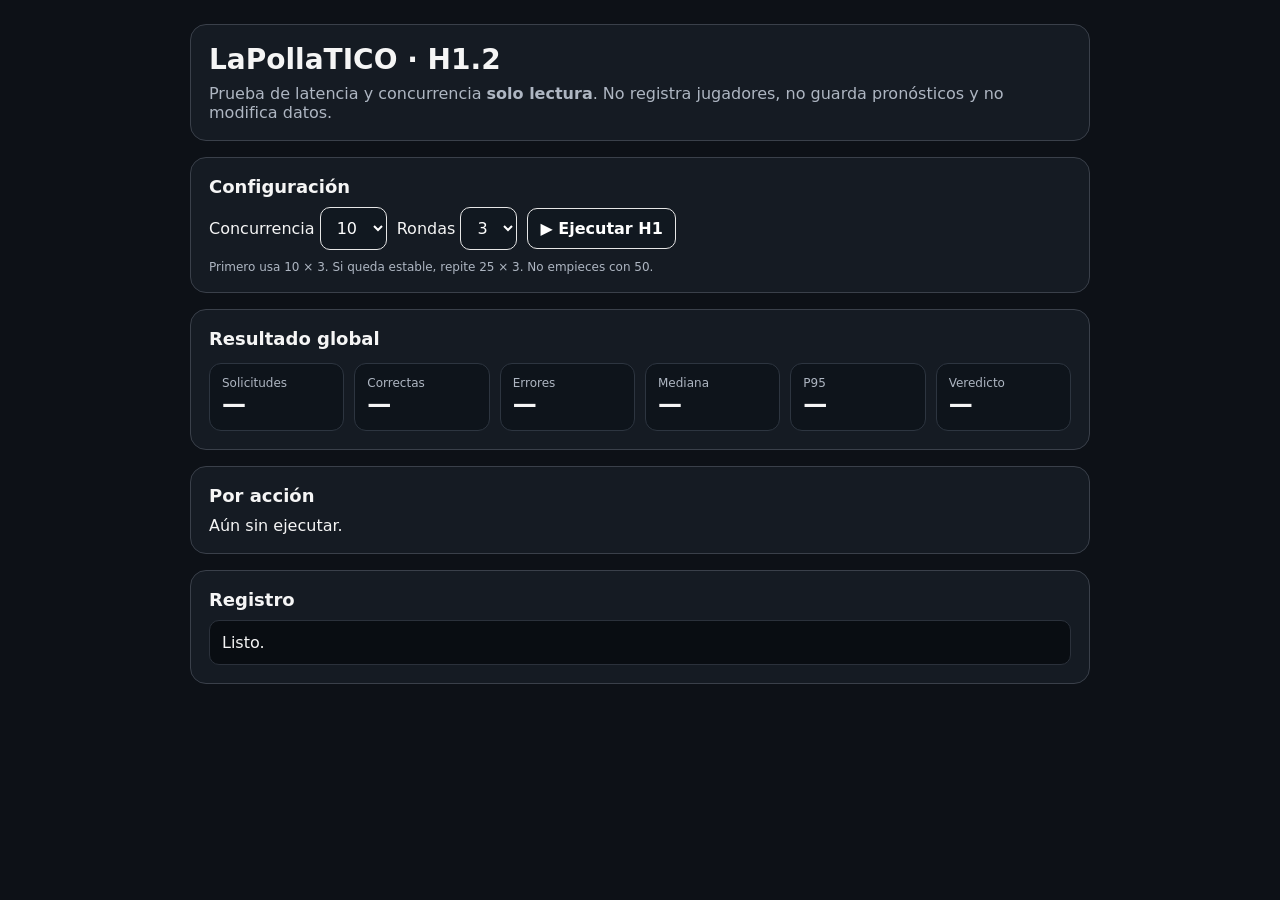
<file: H1_prueba_lanzamiento.html>
<!doctype html>
<html lang="es">
<head>
<meta charset="utf-8" />
<meta name="viewport" content="width=device-width,initial-scale=1" />
<title>LaPollaTICO · Prueba H1</title>
<style>
  body{font-family:system-ui,-apple-system,Segoe UI,Roboto,sans-serif;background:#0d1117;color:#f5f5f5;margin:0;padding:24px}
  .wrap{max-width:900px;margin:auto}.card{background:#151b23;border:1px solid #3a404a;border-radius:16px;padding:18px;margin-bottom:16px}
  h1{margin:0 0 8px;font-size:28px} h2{font-size:18px;margin:0 0 10px}.muted{color:#aeb6c2}.row{display:flex;gap:10px;flex-wrap:wrap;align-items:center}
  button,select,input{font:inherit;border-radius:10px;border:1px solid #e6e6e6;background:#111820;color:white;padding:10px 12px}button{cursor:pointer;font-weight:700}
  button:disabled{opacity:.5;cursor:not-allowed}.kpi{display:grid;grid-template-columns:repeat(auto-fit,minmax(135px,1fr));gap:10px;margin-top:14px}.box{background:#0e141b;border:1px solid #2d3540;border-radius:12px;padding:12px}.big{font-size:24px;font-weight:800}.ok{color:#6fe08b}.warn{color:#ffd166}.bad{color:#ff7b7b}table{width:100%;border-collapse:collapse;margin-top:12px}th,td{text-align:left;padding:9px;border-bottom:1px solid #2d3540;font-size:13px}code{color:#f4d35e}.small{font-size:12px}.log{white-space:pre-wrap;background:#090d12;border:1px solid #2b313b;padding:12px;border-radius:10px;max-height:280px;overflow:auto}
</style>
</head>
<body><div class="wrap">
  <div class="card">
    <h1>LaPollaTICO · H1.2</h1>
    <div class="muted">Prueba de latencia y concurrencia <b>solo lectura</b>. No registra jugadores, no guarda pronósticos y no modifica datos.</div>
  </div>
  <div class="card">
    <h2>Configuración</h2>
    <div class="row">
      <label>Concurrencia <select id="conc"><option>5</option><option selected>10</option><option>25</option><option>50</option></select></label>
      <label>Rondas <select id="rounds"><option>2</option><option selected>3</option><option>5</option></select></label>
      <button id="run">▶ Ejecutar H1</button>
    </div>
    <div class="small muted" style="margin-top:10px">Primero usa 10 × 3. Si queda estable, repite 25 × 3. No empieces con 50.</div>
  </div>
  <div class="card">
    <h2>Resultado global</h2>
    <div class="kpi">
      <div class="box"><div class="muted small">Solicitudes</div><div class="big" id="total">—</div></div>
      <div class="box"><div class="muted small">Correctas</div><div class="big" id="ok">—</div></div>
      <div class="box"><div class="muted small">Errores</div><div class="big" id="err">—</div></div>
      <div class="box"><div class="muted small">Mediana</div><div class="big" id="p50">—</div></div>
      <div class="box"><div class="muted small">P95</div><div class="big" id="p95">—</div></div>
      <div class="box"><div class="muted small">Veredicto</div><div class="big" id="verdict">—</div></div>
    </div>
  </div>
  <div class="card"><h2>Por acción</h2><div id="table">Aún sin ejecutar.</div></div>
  <div class="card"><h2>Registro</h2><div class="log" id="log">Listo.</div></div>
</div>
<script>
const URL='https://iiuppczbeezwxevlnahk.supabase.co/functions/v1/polla-api';
const KEY='eyJhbGciOiJIUzI1NiIsInR5cCI6IkpXVCJ9.eyJpc3MiOiJzdXBhYmFzZSIsInJlZiI6ImlpdXBwY3piZWV6d3hldmxuYWhrIiwicm9sZSI6ImFub24iLCJpYXQiOjE3ODc2MjY0MjMsImV4cCI6MjEwMzIwMjQyM30.Q6M-p1IUXCw3zPGGsR-BYiRen5oQWeLMfpzuf382mS0';
const ACTIONS=[
 ['getAppConfig',{}],
 ['getPollas',{scope:'landing'}],
 ['getArchivedPollas',{limit:'10',offset:'0'}],
 ['getYearlyStandings',{}],
 ['getFreeContestStats',{}]
];
const $=id=>document.getElementById(id); const log=s=>{$('log').textContent += '\n'+s; $('log').scrollTop=$('log').scrollHeight};
function pct(a,p){if(!a.length)return 0; const s=[...a].sort((x,y)=>x-y); return s[Math.min(s.length-1,Math.ceil((p/100)*s.length)-1)]}
async function one(action,params){const q=new URLSearchParams({action,...params}); const t=performance.now(); try{const r=await fetch(`${URL}?${q}`,{headers:{apikey:KEY,Authorization:`Bearer ${KEY}`},cache:'no-store'}); const ms=Math.round(performance.now()-t); let body=null; try{body=await r.json()}catch{} return {action,ok:r.ok && !(body&&body.ok===false),status:r.status,ms,body,errorDetail:(!r.ok?(body?.msg||body?.message||body?.error||''): '')};}catch(e){return {action,ok:false,status:0,ms:Math.round(performance.now()-t),error:String(e)}}}
async function run(){
 $('run').disabled=true; $('log').textContent='Iniciando H1…'; const conc=+$('conc').value, rounds=+$('rounds').value; const all=[];
 // warm-up
 log('Calentamiento…'); for(const [a,p] of ACTIONS){const r=await one(a,p); log(`${a}: ${r.status} · ${r.ms} ms`)}
 log(`\nCarga: ${conc} solicitudes simultáneas × ${rounds} rondas = ${conc*rounds} solicitudes totales`);
 for(let round=1;round<=rounds;round++){
   const jobs=[]; for(let i=0;i<conc;i++){const [a,p]=ACTIONS[(i+round-1)%ACTIONS.length]; jobs.push(one(a,p));}
   const res=await Promise.all(jobs); all.push(...res); log(`Ronda ${round}: ${res.filter(x=>x.ok).length}/${res.length} correctas`);
   await new Promise(r=>setTimeout(r,500));
 }
 const good=all.filter(x=>x.ok), bad=all.filter(x=>!x.ok), times=good.map(x=>x.ms), p50=pct(times,50),p95=pct(times,95),errRate=all.length?bad.length/all.length:1;
 $('total').textContent=all.length; $('ok').textContent=good.length; $('err').textContent=bad.length; $('p50').textContent=p50+' ms'; $('p95').textContent=p95+' ms';
 let verdict='APROBADO',cls='ok'; if(errRate>0.02||p95>3500){verdict='REVISAR';cls='bad'} else if(errRate>0||p95>2000){verdict='ACEPTABLE';cls='warn'} $('verdict').textContent=verdict; $('verdict').className='big '+cls;
 const groups={}; for(const r of all){(groups[r.action]??=[]).push(r)}
 let html='<table><tr><th>Acción</th><th>OK</th><th>Errores</th><th>P50</th><th>P95</th><th>Máx.</th></tr>';
 for(const [a,rs] of Object.entries(groups)){const g=rs.filter(x=>x.ok),t=g.map(x=>x.ms);html+=`<tr><td><code>${a}</code></td><td>${g.length}/${rs.length}</td><td>${rs.length-g.length}</td><td>${pct(t,50)} ms</td><td>${pct(t,95)} ms</td><td>${t.length?Math.max(...t):'—'} ms</td></tr>`} html+='</table>';
 $('table').innerHTML=html; if(bad.length){log('\nErrores:'); bad.slice(0,20).forEach(x=>log(`${x.action}: HTTP ${x.status} · ${x.ms} ms${x.error?' · '+x.error:''}${x.errorDetail?' · '+x.errorDetail:''}`))}
 log(`\nResultado: ${verdict} · P50 ${p50} ms · P95 ${p95} ms · errores ${(errRate*100).toFixed(1)}%`); $('run').disabled=false;
}
$('run').addEventListener('click',run);
</script></body></html>
</file>
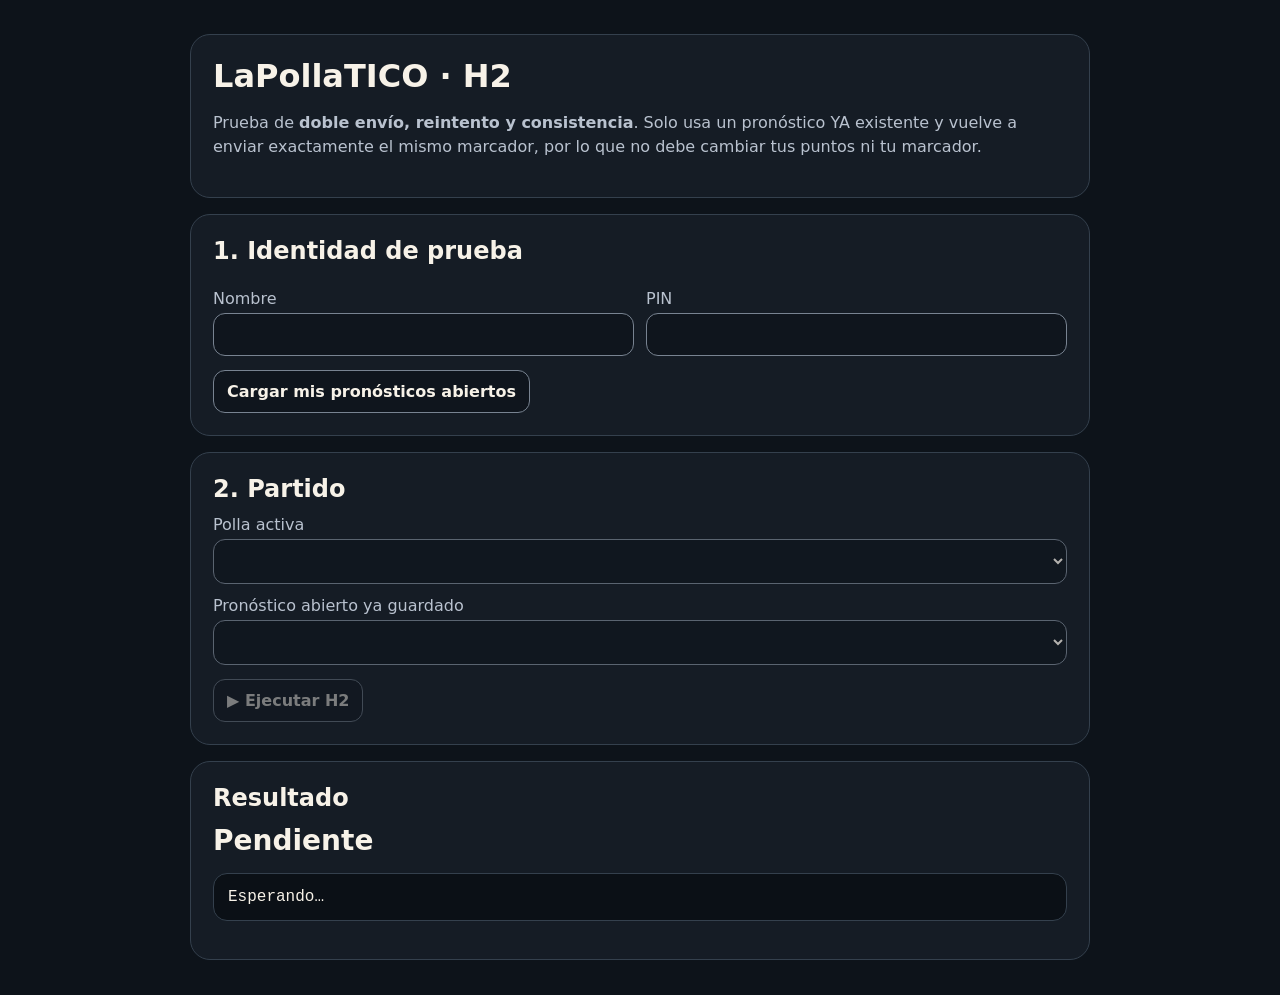
<file: H2_doble_envio_consistencia.html>
<!doctype html>
<html lang="es"><head><meta charset="utf-8"><meta name="viewport" content="width=device-width,initial-scale=1">
<title>LaPollaTICO · H2</title>
<style>
:root{--bg:#0d131a;--card:#151c25;--line:#34404d;--txt:#f7f2e8;--mut:#b9c2cf;--ok:#50df89;--warn:#f2c14e;--bad:#ff656d}
*{box-sizing:border-box} body{margin:0;background:var(--bg);color:var(--txt);font:16px system-ui,Segoe UI,Arial;padding:18px} .wrap{max-width:900px;margin:auto} .card{background:var(--card);border:1px solid var(--line);border-radius:20px;padding:22px;margin:16px 0} h1,h2{margin:0 0 12px} p{color:var(--mut);line-height:1.5} label{display:block;margin:12px 0 5px;color:var(--mut)} input,select,button{font:inherit;border-radius:12px;border:1px solid #788391;background:#0f151d;color:var(--txt);padding:11px 13px} input,select{width:100%} button{cursor:pointer;font-weight:800;margin-top:14px} button:disabled{opacity:.45;cursor:not-allowed} .row{display:grid;grid-template-columns:1fr 1fr;gap:12px} .status{font-size:28px;font-weight:900} .ok{color:var(--ok)} .bad{color:var(--bad)} .warn{color:var(--warn)} pre{white-space:pre-wrap;background:#0b1016;border:1px solid var(--line);padding:14px;border-radius:14px;max-height:330px;overflow:auto} .small{font-size:13px} @media(max-width:650px){.row{grid-template-columns:1fr}}
</style></head><body><div class="wrap">
<div class="card"><h1>LaPollaTICO · H2</h1><p>Prueba de <b>doble envío, reintento y consistencia</b>. Solo usa un pronóstico YA existente y vuelve a enviar exactamente el mismo marcador, por lo que no debe cambiar tus puntos ni tu marcador.</p></div>
<div class="card"><h2>1. Identidad de prueba</h2><div class="row"><div><label>Nombre</label><input id="name" autocomplete="off"></div><div><label>PIN</label><input id="pin" type="password" inputmode="numeric" maxlength="4"></div></div><button id="loadBtn">Cargar mis pronósticos abiertos</button><div id="loadMsg" class="small"></div></div>
<div class="card"><h2>2. Partido</h2><label>Polla activa</label><select id="polla" disabled></select><label>Pronóstico abierto ya guardado</label><select id="match" disabled></select><div id="baseline" class="small"></div><button id="runBtn" disabled>▶ Ejecutar H2</button></div>
<div class="card"><h2>Resultado</h2><div id="verdict" class="status">Pendiente</div><p id="summary"></p><pre id="log">Esperando…</pre></div>
</div><script>
const API='https://iiuppczbeezwxevlnahk.supabase.co/functions/v1/polla-api'; const KEY='eyJhbGciOiJIUzI1NiIsInR5cCI6IkpXVCJ9.eyJpc3MiOiJzdXBhYmFzZSIsInJlZiI6ImlpdXBwY3piZWV6d3hldmxuYWhrIiwicm9sZSI6ImFub24iLCJpYXQiOjE3ODc2MjY0MjMsImV4cCI6MjEwMzIwMjQyM30.Q6M-p1IUXCw3zPGGsR-BYiRen5oQWeLMfpzuf382mS0';
const $=id=>document.getElementById(id); let state={pollas:[], matches:[], my:{}, selectedPolla:null};
function headers(json=false){const h={apikey:KEY,Authorization:`Bearer ${KEY}`};if(json)h['Content-Type']='application/json';return h}
async function get(action,params={}){const q=new URLSearchParams({action,...params});const r=await fetch(`${API}?${q}`,{headers:headers()});const t=await r.text();let j;try{j=JSON.parse(t)}catch{j={error:t}};if(!r.ok)throw new Error(`HTTP ${r.status} · ${j.error||t}`);return j}
async function post(payload,signal){const r=await fetch(API,{method:'POST',headers:headers(true),body:JSON.stringify(payload),signal});const t=await r.text();let j;try{j=JSON.parse(t)}catch{j={error:t}};if(!r.ok)throw new Error(`HTTP ${r.status} · ${j.error||t}`);return j}
function log(s){$('log').textContent += `
${s}`; $('log').scrollTop=$('log').scrollHeight}
function normPollaStatus(p){return String(p.status||'').toLowerCase()}
async function loadAll(){
 $('loadMsg').textContent='Cargando…'; $('runBtn').disabled=true; $('polla').disabled=true; $('match').disabled=true; $('log').textContent='';
 const name=$('name').value.trim(), pin=$('pin').value.trim(); if(!name||!/^[0-9]{4}$/.test(pin)){$('loadMsg').textContent='Ingresa nombre y PIN de 4 dígitos.';return}
 try{
  const pollas=await get('getPollas'); state.pollas=(Array.isArray(pollas)?pollas:[]).filter(p=>!p.compactedAt && !p.isArchived && normPollaStatus(p)!=='finalizada');
  if(!state.pollas.length) throw new Error('No hay Pollas activas disponibles.');
  $('polla').innerHTML=state.pollas.map(p=>`<option value="${p.id}">Polla #${p.number}</option>`).join(''); $('polla').disabled=false;
  await loadPolla(name,pin); $('loadMsg').textContent='✓ Identidad verificada y datos cargados.';
 }catch(e){$('loadMsg').textContent='Error: '+e.message}
}
async function loadPolla(name=$('name').value.trim(),pin=$('pin').value.trim()){
 const pollaId=$('polla').value; state.selectedPolla=pollaId; const [matches,mine,status]=await Promise.all([get('getMatches',{pollaId}),get('getMyPredictions',{pollaId,name,pin}),get('getMyParticipantStatus',{pollaId,name,pin})]);
 if(!status.ok) throw new Error('No eres participante válido de esta Polla o el PIN no coincide.');
 state.matches=Array.isArray(matches)?matches:[]; state.my=mine.predictions||{}; const now=Date.now();
 const eligible=state.matches.filter(m=>!m.isCanceled&&!m.resultSubmitted&&(!m.closeAt||new Date(m.closeAt).getTime()>now)&&state.my[m.id]);
 $('match').innerHTML=eligible.map(m=>`<option value="${m.id}">#${m.matchNumber} ${m.home} vs ${m.away} · guardado ${state.my[m.id].home}-${state.my[m.id].away}</option>`).join('');
 $('match').disabled=!eligible.length; $('runBtn').disabled=!eligible.length; if(!eligible.length) $('baseline').textContent='No tienes un pronóstico ya guardado en un partido todavía abierto. H2 no hará una predicción nueva.'; else updateBaseline();
}
function updateBaseline(){const id=$('match').value,p=state.my[id]; $('baseline').textContent=p?`Base: ${p.home}-${p.away} · edit_count=${p.editCount??0} · H2 debe dejarlo exactamente igual.`:''}
async function refreshMine(){const mine=await get('getMyPredictions',{pollaId:state.selectedPolla,name:$('name').value.trim(),pin:$('pin').value.trim()});state.my=mine.predictions||{};return state.my[$('match').value]}
async function runH2(){
 const matchId=$('match').value,name=$('name').value.trim(),pin=$('pin').value.trim(); let before=state.my[matchId]; if(!before)return;
 $('runBtn').disabled=true; $('verdict').className='status warn'; $('verdict').textContent='Probando…'; $('summary').textContent=''; $('log').textContent=`Base: ${before.home}-${before.away} · edit_count=${before.editCount??0}`;
 const payload={action:'savePrediction',matchId,name,pin,home:Number(before.home),away:Number(before.away)};
 try{
  const t0=performance.now(); const burst=await Promise.all(Array.from({length:10},()=>post(payload))); log(`Doble/múltiple envío: 10/10 respuestas · ${Math.round(performance.now()-t0)} ms`);
  const bad=burst.filter(x=>!x||x.ok!==true); if(bad.length) throw new Error(`${bad.length} respuestas funcionales fallaron.`);
  let afterBurst=await refreshMine(); log(`Tras ráfaga: ${afterBurst.home}-${afterBurst.away} · edit_count=${afterBurst.editCount??0}`);
  const ctrl=new AbortController(); const abandoned=post(payload,ctrl.signal).catch(e=>e); setTimeout(()=>ctrl.abort(),30); await abandoned; log('Simulación de red: una petición fue abortada desde el cliente y se reintentará.');
  const retry=await post(payload); if(!retry.ok)throw new Error('El reintento no fue aceptado.');
  let afterRetry=await refreshMine(); log(`Tras reintento: ${afterRetry.home}-${afterRetry.away} · edit_count=${afterRetry.editCount??0}`);
  const scoreSame=Number(afterRetry.home)===Number(before.home)&&Number(afterRetry.away)===Number(before.away);
  const editSame=Number(afterRetry.editCount??0)===Number(before.editCount??0);
  if(!scoreSame)throw new Error('El marcador final cambió.');
  if(!editSame)throw new Error(`edit_count cambió de ${before.editCount??0} a ${afterRetry.editCount??0} pese a reenviar lo mismo.`);
  $('verdict').className='status ok'; $('verdict').textContent='APROBADO'; $('summary').textContent='10 envíos simultáneos + corte/reintento conservaron exactamente el mismo pronóstico y el mismo edit_count.'; log('✓ Idempotencia y reintento aprobados.');
 }catch(e){$('verdict').className='status bad';$('verdict').textContent='REVISAR';$('summary').textContent=e.message;log('ERROR: '+e.message)}finally{$('runBtn').disabled=false}
}
$('loadBtn').onclick=loadAll; $('polla').onchange=()=>loadPolla().catch(e=>$('loadMsg').textContent='Error: '+e.message); $('match').onchange=updateBaseline; $('runBtn').onclick=runH2;
</script></body></html>
</file>
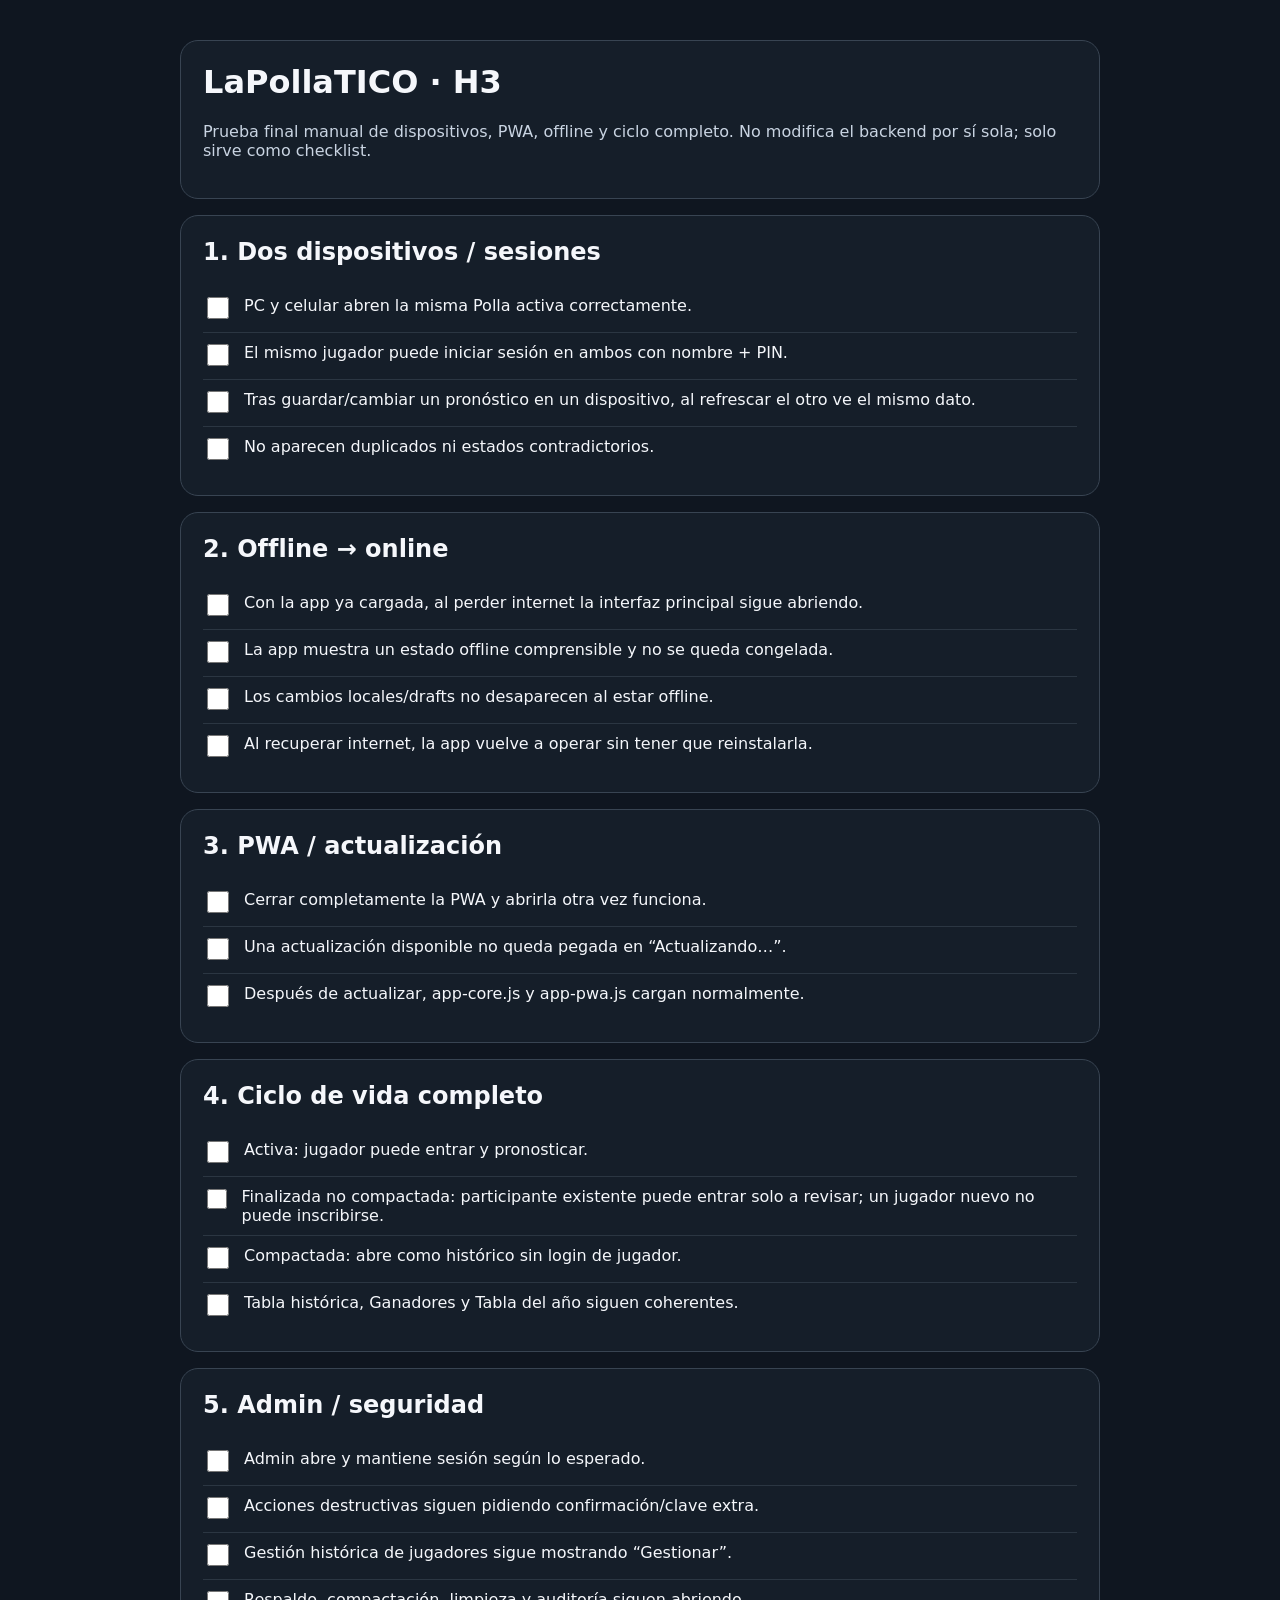
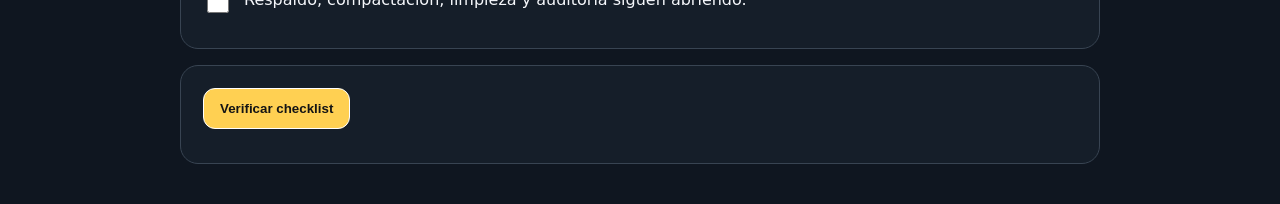
<file: H3_CHECKLIST_LANZAMIENTO.html>
<!doctype html>
<html lang="es">
<head>
<meta charset="utf-8" />
<meta name="viewport" content="width=device-width,initial-scale=1" />
<title>LaPollaTICO · H3</title>
<style>
  body{font-family:system-ui,-apple-system,Segoe UI,Roboto,sans-serif;background:#0f1620;color:#f5f7fb;margin:0;padding:24px}
  .wrap{max-width:920px;margin:auto}.card{background:#151e29;border:1px solid #384452;border-radius:18px;padding:22px;margin:16px 0}
  h1,h2{margin-top:0}.muted{color:#c9d4e2}.row{display:flex;gap:12px;align-items:flex-start;padding:10px 0;border-bottom:1px solid #2b3642}.row:last-child{border-bottom:0}
  input[type=checkbox]{width:22px;height:22px;margin-top:1px}.ok{font-weight:800;color:#55e49a}.warn{font-weight:800;color:#ffcc66}
  button{background:#ffd052;color:#141414;border:1px solid #fff;border-radius:12px;font-weight:800;padding:12px 16px;cursor:pointer}
  #status{font-size:1.15rem;font-weight:900;margin-top:12px}
</style>
</head>
<body><div class="wrap">
<div class="card"><h1>LaPollaTICO · H3</h1><p class="muted">Prueba final manual de dispositivos, PWA, offline y ciclo completo. No modifica el backend por sí sola; solo sirve como checklist.</p></div>
<div class="card"><h2>1. Dos dispositivos / sesiones</h2>
<label class="row"><input type="checkbox"><span>PC y celular abren la misma Polla activa correctamente.</span></label>
<label class="row"><input type="checkbox"><span>El mismo jugador puede iniciar sesión en ambos con nombre + PIN.</span></label>
<label class="row"><input type="checkbox"><span>Tras guardar/cambiar un pronóstico en un dispositivo, al refrescar el otro ve el mismo dato.</span></label>
<label class="row"><input type="checkbox"><span>No aparecen duplicados ni estados contradictorios.</span></label>
</div>
<div class="card"><h2>2. Offline → online</h2>
<label class="row"><input type="checkbox"><span>Con la app ya cargada, al perder internet la interfaz principal sigue abriendo.</span></label>
<label class="row"><input type="checkbox"><span>La app muestra un estado offline comprensible y no se queda congelada.</span></label>
<label class="row"><input type="checkbox"><span>Los cambios locales/drafts no desaparecen al estar offline.</span></label>
<label class="row"><input type="checkbox"><span>Al recuperar internet, la app vuelve a operar sin tener que reinstalarla.</span></label>
</div>
<div class="card"><h2>3. PWA / actualización</h2>
<label class="row"><input type="checkbox"><span>Cerrar completamente la PWA y abrirla otra vez funciona.</span></label>
<label class="row"><input type="checkbox"><span>Una actualización disponible no queda pegada en “Actualizando…”.</span></label>
<label class="row"><input type="checkbox"><span>Después de actualizar, app-core.js y app-pwa.js cargan normalmente.</span></label>
</div>
<div class="card"><h2>4. Ciclo de vida completo</h2>
<label class="row"><input type="checkbox"><span>Activa: jugador puede entrar y pronosticar.</span></label>
<label class="row"><input type="checkbox"><span>Finalizada no compactada: participante existente puede entrar solo a revisar; un jugador nuevo no puede inscribirse.</span></label>
<label class="row"><input type="checkbox"><span>Compactada: abre como histórico sin login de jugador.</span></label>
<label class="row"><input type="checkbox"><span>Tabla histórica, Ganadores y Tabla del año siguen coherentes.</span></label>
</div>
<div class="card"><h2>5. Admin / seguridad</h2>
<label class="row"><input type="checkbox"><span>Admin abre y mantiene sesión según lo esperado.</span></label>
<label class="row"><input type="checkbox"><span>Acciones destructivas siguen pidiendo confirmación/clave extra.</span></label>
<label class="row"><input type="checkbox"><span>Gestión histórica de jugadores sigue mostrando “Gestionar”.</span></label>
<label class="row"><input type="checkbox"><span>Respaldo, compactación, limpieza y auditoría siguen abriendo.</span></label>
</div>
<div class="card"><button onclick="verificar()">Verificar checklist</button><div id="status"></div></div>
</div>
<script>
function verificar(){const boxes=[...document.querySelectorAll('input[type=checkbox]')];const ok=boxes.filter(x=>x.checked).length;const el=document.getElementById('status');if(ok===boxes.length){el.className='ok';el.textContent=`APROBADO · ${ok}/${boxes.length}`;}else{el.className='warn';el.textContent=`PENDIENTE · ${ok}/${boxes.length}`;}}
</script></body></html>
</file>
<file: styles.css>
:root{
  --pitch: #16342A;
  --pitch-dark: #0E241D;
  --chalk: #F6F3EA;
  --floodlight: #F2C14E;
  --ink: #10202B;
  --red-card: #D64545;
  --green-up: #4CAF6D;
  --line: rgba(246,243,234,0.14);
}
*{box-sizing:border-box; min-width:0;}
html,body{margin:0;padding:0; overflow-x:hidden;}
body{
  background: var(--pitch-dark);
  background-image: repeating-linear-gradient(0deg, rgba(255,255,255,0.025) 0px, rgba(255,255,255,0.025) 1px, transparent 1px, transparent 40px);
  font-family:'Inter', sans-serif;
  color:var(--chalk);
  min-height:100vh;
  padding-bottom:60px;
}
.wrap{max-width:640px;margin:0 auto;padding:0 18px;}
.hidden{display:none !important;}

/* ============ LANDING ============ */
#landingScreen{padding-top:10px;}
@keyframes floatMascot{0%,100%{transform:translateY(0);}50%{transform:translateY(-8px);}}
@keyframes fadeSlideUp{from{opacity:0; transform:translateY(16px);}to{opacity:1; transform:translateY(0);}}
.hero{text-align:center; padding:30px 18px 6px; animation:fadeSlideUp 0.5s ease both;}
.mascot-wrap{width:170px; height:170px; margin:0 auto 4px; animation:floatMascot 3.5s ease-in-out infinite; cursor:pointer; -webkit-tap-highlight-color:transparent;}
.mascot-wrap img{width:100%; height:100%; object-fit:contain; filter:drop-shadow(0 10px 16px rgba(0,0,0,0.45));}
.hero h1{
  font-family:'Anton', sans-serif; font-size:40px; letter-spacing:1px; margin:2px 0 6px; text-transform:uppercase; line-height:0.98;
  background:linear-gradient(180deg, var(--chalk), #d9d3bd); -webkit-background-clip:text; background-clip:text;
}
.slogan{color:var(--floodlight); font-weight:700; font-size:13.5px; letter-spacing:1.5px; text-transform:uppercase; margin:0 0 26px;}

.polla-card{
  background:linear-gradient(135deg, var(--pitch), var(--pitch-dark));
  border:2px solid var(--floodlight); border-radius:22px;
  margin-bottom:16px; cursor:pointer; position:relative; overflow:hidden;
  box-shadow:0 10px 30px rgba(0,0,0,0.35); transition:transform 0.15s ease;
  animation:fadeSlideUp 0.5s ease 0.05s both;
  display:flex; align-items:stretch; min-height:168px;
}
.polla-card:active{transform:scale(0.98);}
.polla-card .logo-third{width:33%; flex-shrink:0; background:var(--ink); position:relative; overflow:hidden;}
.polla-card .logo-third img{position:absolute; inset:0; width:100%; height:100%; object-fit:cover;}
.polla-card .logo-third .no-logo{position:absolute; inset:0; display:flex; align-items:center; justify-content:center; opacity:0.35;}
.polla-card .logo-third .no-logo svg{width:42px; height:42px; color:var(--floodlight);}
.polla-card .card-body{padding:16px 18px; flex:1; position:relative; overflow:hidden; display:flex; flex-direction:column; justify-content:flex-start; align-items:flex-start; gap:2px;}
.polla-card .card-body::before{content:''; position:absolute; top:-40%; right:-20%; width:140px; height:140px; background:radial-gradient(circle, rgba(242,193,78,0.18), transparent 70%);}
.status-pill{font-size:10px; letter-spacing:1.5px; font-weight:800; text-transform:uppercase; padding:3px 9px; border-radius:20px; display:inline-block;}
.status-pill.actual{background:rgba(76,175,109,0.2); color:#7CE0A0;}
.status-pill.finalizada{background:rgba(242,193,78,0.2); color:var(--floodlight);}
.status-pill.free-pill{background:rgba(242,193,78,0.25); color:var(--floodlight); margin-left:6px;}
.polla-card h2{font-family:'Anton'; font-size:24px; margin:6px 0 6px; text-transform:uppercase; position:relative; width:100%;}
.polla-card .start-date.soon{color:var(--red-card); font-weight:800;}
.polla-card .stats{display:flex; gap:12px; font-size:12px; color:rgba(246,243,234,0.75); position:relative; width:100%; margin-top:2px; flex-wrap:wrap;}
.polla-card .stats .stat-item{display:flex; align-items:center; gap:6px;}
.polla-card .stats .stat-icon{width:14px; height:14px; color:var(--floodlight); flex-shrink:0;}
.polla-card .stats b{color:var(--chalk); font-family:'Anton'; font-size:15px; font-weight:400;}
.polla-card .enter{margin-top:12px; font-weight:800; color:var(--ink); background:var(--floodlight); display:inline-block; padding:8px 14px; border-radius:9px; font-size:12px; text-transform:uppercase; letter-spacing:0.5px; position:relative;}

.upcoming-card{background:rgba(246,243,234,0.05); border:1px dashed rgba(246,243,234,0.25); border-radius:16px; padding:16px 18px; margin-bottom:22px; text-align:center; color:rgba(246,243,234,0.55); font-size:13px; animation:fadeSlideUp 0.5s ease 0.1s both;}
.upcoming-card b{display:block; color:var(--floodlight); font-family:'Anton'; font-size:18px; margin-bottom:2px; text-transform:uppercase;}

.landing-links{display:flex; gap:8px; margin-bottom:14px; flex-wrap:wrap;}
.landing-links button{flex:1; min-width:100px; background:rgba(246,243,234,0.06); border:1px solid var(--line); color:var(--chalk); padding:13px 6px; border-radius:12px; font-weight:700; font-size:12px; text-transform:uppercase; letter-spacing:0.3px; cursor:pointer; font-family:'Inter';}
.no-pollas{text-align:center; padding:50px 20px; color:rgba(246,243,234,0.5);}

/* ============ APP INTERNO ============ */
#appScreen header{padding:20px 0 12px; text-align:center;}
.header-topbar{display:flex; justify-content:space-between; align-items:center; margin-bottom:10px;}
.admin-ball-btn{background:rgba(246,243,234,0.05); border:none; color:rgba(246,243,234,0.28); font-size:17px; cursor:pointer; width:34px; height:34px; border-radius:50%; display:flex; align-items:center; justify-content:center; line-height:1; padding:0;}
.admin-ball-btn:active{background:rgba(242,193,78,0.15); color:var(--floodlight);}
.back-btn{background:rgba(246,243,234,0.08); border:none; color:var(--floodlight); font-size:13px; font-weight:700; cursor:pointer; padding:8px 14px; border-radius:20px; display:inline-flex; align-items:center; gap:4px;}
.eyebrow{font-size:12px; letter-spacing:3px; color:var(--floodlight); font-weight:700; text-transform:uppercase;}
h1{font-family:'Anton', sans-serif; font-size:30px; letter-spacing:1px; margin:6px 0 4px; text-transform:uppercase; line-height:0.95;}
.subtitle{color:rgba(246,243,234,0.6); font-size:13.5px; margin:0;}

.tools-row{display:flex; gap:8px; margin-bottom:16px; flex-wrap:wrap;}
.tools-row button{flex:1; min-width:70px; background:rgba(242,193,78,0.1); border:1px solid var(--floodlight); color:var(--floodlight); padding:10px 4px; border-radius:10px; font-weight:700; font-size:11.5px; text-transform:uppercase; letter-spacing:0.2px; cursor:pointer; font-family:'Inter'; white-space:nowrap;}
.winners-row{display:flex; justify-content:center; margin:-6px 0 16px;}
.winners-row #winnersToolBtn{background:var(--floodlight); border:1px solid var(--floodlight); color:var(--ink); padding:9px 24px; border-radius:20px; font-weight:800; font-size:12px; text-transform:uppercase; letter-spacing:0.3px; cursor:pointer; font-family:'Inter'; box-shadow:0 3px 10px rgba(242,193,78,0.35);}
@media (max-width:360px){
  .tools-row button{font-size:9.5px; letter-spacing:0; padding:9px 2px;}
}

.name-card{background:var(--pitch); border:1px solid var(--line); border-radius:16px; padding:16px 18px; margin-bottom:6px; display:flex; align-items:center; gap:10px; flex-wrap:nowrap;}
.name-card label{font-size:13px; font-weight:700; color:var(--floodlight); text-transform:uppercase; letter-spacing:0.5px; white-space:nowrap; flex-shrink:0;}
.name-field{flex:1; min-width:0; display:flex; align-items:flex-end; border-bottom:2px solid var(--line);}
.name-field.authed{border-bottom-color:var(--green-up);}
.name-card input{width:100%; min-width:0; background:transparent; border:none; color:var(--chalk); font-family:'Inter'; font-size:16px; font-weight:600; padding:6px 2px; outline:none;}
.check-btn{flex-shrink:0; width:38px; height:38px; border-radius:10px; border:none; background:var(--floodlight); color:var(--ink); font-size:16px; font-weight:900; cursor:pointer;}
.name-status{font-size:12px; text-align:center; font-weight:600; min-height:16px;}
.name-status.ok{color:var(--green-up);}
.modal .name-status.ok{color:#237A46;}
.name-status.err{color:var(--red-card);}
.status-row{display:flex; align-items:center; justify-content:center; gap:8px; margin:6px 0 12px; flex-wrap:wrap;}
.pin-locked-box{background:rgba(214,69,69,0.12); border:1px solid var(--red-card); border-radius:12px; padding:12px 14px; text-align:center; font-size:12.5px; color:var(--chalk); margin-bottom:18px;}
.pay-pending-banner{background:rgba(242,193,78,0.15); border:1px solid var(--floodlight); border-radius:12px; padding:10px 14px; text-align:center; font-size:12.5px; font-weight:700; color:var(--floodlight); margin-bottom:14px;}
.app-mode-banner{position:fixed;left:50%;top:8px;transform:translateX(-50%);z-index:95;width:min(600px,calc(100% - 16px));margin:0;padding:9px 14px;border-radius:12px;background:#7a2f2f;color:#fff;font-size:12.5px;font-weight:800;text-align:center;box-shadow:0 6px 18px rgba(0,0,0,.24);pointer-events:none;}
.app-mode-banner.warn{background:#72520d;color:#fff7db;}
body.app-mode-active #landingScreen,body.app-mode-active #appScreen{padding-top:var(--app-mode-offset,52px)!important;}
.admin-control-box{background:linear-gradient(180deg,#faf7ec 0%,#f3eedc 100%);border:1px solid #d8c98e;border-radius:18px;padding:15px;margin:14px 0 10px;color:#18231f;box-shadow:0 8px 22px rgba(0,0,0,.07);}
.admin-control-head{display:block;text-align:center;margin-bottom:12px;}
.admin-control-head h3{margin:0;font-size:17px;color:#17382c;letter-spacing:.1px;}
.admin-control-head p{max-width:430px;margin:5px auto 9px;font-size:11.5px;line-height:1.45;color:#66716b;font-weight:650;}
.admin-control-status{display:flex;align-items:center;justify-content:center;min-height:30px;width:100%;padding:6px 10px;border-radius:10px;background:#fff8d8;border:1px solid #dfcb71;font-size:11.5px;font-weight:850;color:#67540d;}
.admin-control-list{display:grid;gap:9px;margin:10px 0 13px;}
.admin-control-toggle{display:grid;grid-template-columns:minmax(0,1fr) 34px;align-items:center;gap:12px;padding:12px 13px;background:#fff;border:1px solid rgba(23,56,44,.11);border-radius:13px;cursor:pointer;box-shadow:0 2px 7px rgba(20,35,29,.035);}
.admin-control-toggle .control-copy{display:flex;flex-direction:column;gap:3px;text-align:left;min-width:0;}
.admin-control-toggle .control-title{font-size:13px;font-weight:850;color:#18231f;}
.admin-control-toggle .control-sub{font-size:11px;line-height:1.35;color:#6d746f;font-weight:600;}
.admin-control-toggle input{appearance:none;-webkit-appearance:none;width:30px;height:18px;border:0;border-radius:999px;background:#c7ccc9;position:relative;margin:0;cursor:pointer;transition:background .18s ease;justify-self:center;}
.admin-control-toggle input::after{content:'';position:absolute;width:14px;height:14px;left:2px;top:2px;border-radius:50%;background:#fff;box-shadow:0 1px 4px rgba(0,0,0,.22);transition:transform .18s ease;}
.admin-control-toggle input:checked{background:#c99a24;}
.admin-control-toggle input:checked::after{transform:translateX(12px);}
.admin-control-message{margin-top:4px;padding:12px;background:rgba(255,255,255,.64);border:1px solid rgba(23,56,44,.09);border-radius:13px;}
.admin-control-message label{display:block;margin:0 0 6px;font-size:12px;font-weight:800;color:#27332e;text-align:left;}
.admin-control-box textarea{min-height:66px;margin:0;background:#fff;color:#111;border-radius:10px;border-color:rgba(23,56,44,.14);}
.admin-control-save{display:block;width:100%;margin:11px 0 0!important;}
.player-controls-row{display:flex;align-items:center;justify-content:center;gap:8px;margin:0 0 16px;}
.player-controls-row .bulk-toggle-row{margin:0;}
.player-settings-btn{width:38px;height:38px;flex:0 0 38px;border-radius:50%;border:1px solid rgba(242,193,78,.55);background:rgba(242,193,78,.10);color:var(--floodlight);font-size:18px;display:inline-flex;align-items:center;justify-content:center;cursor:pointer;padding:0;}
.player-settings-btn:active{transform:scale(.96);}
.player-settings-actions{display:grid;gap:10px;margin:16px auto 0;max-width:390px;}
.player-settings-action{width:100%;border:1px solid rgba(177,128,25,.24);background:#fffaf0;color:#17251f;border-radius:14px;padding:13px 16px;text-align:center;font:inherit;font-size:13px;font-weight:700;cursor:pointer;line-height:1.35;box-shadow:0 2px 8px rgba(20,35,29,.04);}
.player-settings-action:hover{background:#fff7e2;}
.player-settings-action b{display:block;color:#17251f;font-size:13.5px;margin-bottom:3px;}
.player-settings-action .settings-sub{color:#65716b;font-size:12px;font-weight:600;}
.player-settings-referral{margin:14px auto 0;max-width:390px;padding:12px 14px;border-radius:14px;background:#fff7df;border:1px solid rgba(177,128,25,.28);text-align:center;color:#17251f;font-size:12.5px;font-weight:700;}
.player-settings-referral b{color:#a56f00;font-size:14px;letter-spacing:.35px;}
.connection-bar{position:fixed;left:50%;top:10px;transform:translateX(-50%);z-index:999999;background:rgba(169,45,45,.97);color:white;border:1px solid rgba(255,255,255,.22);border-radius:20px;padding:7px 13px;font-size:12px;font-weight:800;box-shadow:0 6px 18px rgba(0,0,0,.28);}

.pin-locked-box b{display:block; color:var(--red-card); margin-bottom:2px;}
.pin-locked-box button{background:none; border:none; color:var(--floodlight); font-weight:700; text-decoration:underline; cursor:pointer; font-size:12.5px; margin-top:4px;}
.pozo-box{background:rgba(46,160,90,0.12); border:1px solid #2ea05a; border-radius:12px; padding:12px 14px; text-align:left; font-size:13px; color:var(--ink); font-weight:700; margin-bottom:18px; line-height:1.6;}
.pozo-box b{display:block; color:#2ea05a; font-size:14px; margin-bottom:2px;}

.invite-row{text-align:center; margin-bottom:16px;}
.invite-row button{background:rgba(242,193,78,0.12); border:1px solid var(--floodlight); color:var(--floodlight); padding:10px 16px; border-radius:20px; font-size:12.5px; font-weight:700; cursor:pointer; font-family:'Inter';}

.date-group{margin-bottom:8px;}
.date-group-header{display:flex; align-items:center; gap:10px; padding:14px 4px 12px; border-bottom:1px solid var(--line); margin-bottom:16px; cursor:pointer; -webkit-tap-highlight-color:transparent;}
.matches-view-tabs{display:grid;grid-template-columns:1fr 1fr;gap:8px;margin:14px 0 18px;padding:4px;background:rgba(12,39,32,.07);border:1px solid rgba(12,39,32,.09);border-radius:14px;}
.matches-view-tab{border:0;background:transparent;color:#6f766f;font:inherit;font-size:13px;font-weight:800;letter-spacing:.25px;padding:11px 10px;border-radius:10px;cursor:pointer;transition:background .18s ease,color .18s ease,box-shadow .18s ease;-webkit-tap-highlight-color:transparent;}
.matches-view-tab.active{background:linear-gradient(135deg,#f3c552,#e8ad2f);color:#18231e;box-shadow:0 2px 10px rgba(138,95,11,.18);}
.matches-view-tab .tab-count{margin-left:5px;font-size:11px;opacity:.72;font-weight:800;}
.matches-view-empty{margin:22px 0 8px;text-align:center;padding:26px 18px;border:1px dashed rgba(12,39,32,.16);border-radius:16px;color:#18231e;background:rgba(255,255,255,.62);font-size:13.5px;line-height:1.45;}
.prediction-progress{display:none;margin:-4px 2px 18px;padding:2px 0 0;border:0;background:transparent;color:var(--chalk);}
.prediction-progress.show{display:block;}
.prediction-progress-top{display:flex;align-items:center;gap:12px;justify-content:space-between;}
.prediction-progress-title{font-size:12.5px;font-weight:800;line-height:1.3;color:var(--chalk);}
.prediction-progress-title b{color:var(--floodlight);}
.prediction-progress-next{border:0;background:transparent;color:var(--floodlight);font:inherit;font-size:11.5px;font-weight:800;padding:5px 0;cursor:pointer;white-space:nowrap;}
.prediction-progress-track{height:5px;border-radius:999px;background:rgba(12,39,32,.10);overflow:hidden;margin-top:9px;}
.prediction-progress-fill{height:100%;width:0;border-radius:999px;background:linear-gradient(90deg,#e8ad2f,#f3c552);transition:width .2s ease;}
.status-line.pending{color:#d8a62c;font-weight:800;}
.status-line.saved{color:#8FD9AA;font-weight:800;}
@media (prefers-reduced-motion: reduce){*,*::before,*::after{scroll-behavior:auto!important;animation-duration:.001ms!important;animation-iteration-count:1!important;transition-duration:.001ms!important;}}

.date-group-label{font-family:'Anton', sans-serif; font-size:15px; letter-spacing:1px; color:rgba(246,243,234,0.55); text-transform:uppercase; flex-shrink:0; white-space:nowrap;}
.date-group-pill{margin-left:auto; background:rgba(242,193,78,0.14); color:var(--floodlight); font-size:11px; font-weight:800; letter-spacing:0.5px; padding:5px 12px; border-radius:20px; text-transform:uppercase; white-space:nowrap; overflow:hidden; text-overflow:ellipsis; max-width:150px;}
.date-group-chevron{color:rgba(246,243,234,0.45); font-size:16px; transition:transform 0.2s ease; transform:rotate(-90deg); flex-shrink:0;}
.date-group-chevron.open{transform:rotate(0deg);}
.date-group-body.hidden{display:none;}
.match{background:var(--pitch); border:1px solid var(--line); border-radius:20px; margin-bottom:22px; overflow:visible; position:relative;}
.match.star-match{border:2px solid var(--floodlight); box-shadow:0 0 0 3px rgba(242,193,78,0.18), 0 10px 30px rgba(0,0,0,0.3);}
.match.canceled-match{border:2px solid var(--red-card); opacity: 0.9;}
.match-inner{border-radius:18px; overflow:hidden; position:relative;}
.match.closed .match-inner{opacity:0.7;}
.match-photo{width:100%; max-height:340px; object-fit:contain; display:block; background:var(--ink);}
.ticket-notch{position:relative; height:0;}
.ticket-notch::before, .ticket-notch::after{content:''; position:absolute; top:-9px; width:18px; height:18px; background:var(--pitch-dark); border-radius:50%; z-index:3;}
.ticket-notch::before{left:-9px;}
.ticket-notch::after{right:-9px;}
.ticket-dashes{border-top:2px dashed rgba(246,243,234,0.18); margin:0 16px;}
.match-top{padding:14px 20px 0; display:flex; justify-content:space-between; align-items:flex-start; gap:8px;}
.matchnum{font-size:12px; letter-spacing:2px; text-transform:uppercase; color:var(--floodlight); font-weight:700;}
.close-time{font-size:12px; color:rgba(246,243,234,0.55); font-weight:600; margin-top:2px;}
.close-time.past{color:var(--red-card);}
.close-time.soon{color:var(--floodlight); font-weight:800;}
.badges-row{display:flex; flex-direction:column; align-items:flex-end; gap:6px; flex-shrink:0;}
.soon-badge{background:var(--red-card); color:#fff; font-size:10.5px; font-weight:800; padding:4px 8px; border-radius:20px; text-transform:uppercase; letter-spacing:0.5px; white-space:nowrap; animation:pulseBadge 1.4s infinite;}
.star-badge-inline{background:var(--floodlight); color:var(--ink); font-size:10.5px; font-weight:800; padding:4px 8px; border-radius:20px; text-transform:uppercase; letter-spacing:0.5px; white-space:nowrap; box-shadow:0 2px 6px rgba(242,193,78,0.4);}
.canceled-badge-inline{background:var(--red-card); color:#fff; font-size:10.5px; font-weight:800; padding:4px 8px; border-radius:20px; text-transform:uppercase; letter-spacing:0.5px; white-space:nowrap;}
.streak-badge{display:inline-flex; align-items:center; gap:3px; background:var(--floodlight); color:var(--ink); font-size:12px; font-weight:800; padding:3px 9px; border-radius:20px; box-shadow:0 2px 6px rgba(242,193,78,0.4); vertical-align:middle;}
.mini-leaderboard{position:fixed; bottom:18px; right:14px; background:var(--pitch); color:var(--floodlight); font-size:12.5px; font-weight:800; padding:8px 14px; border-radius:22px; box-shadow:0 4px 14px rgba(0,0,0,.35); z-index:60; border:1px solid rgba(242,193,78,0.4);}
@keyframes pulseBadge{0%,100%{opacity:1;}50%{opacity:0.55;}}

.teams-row{display:flex; align-items:center; justify-content:center; gap:14px; padding:16px 16px 6px;}
.team-name{font-family:'Anton', sans-serif; font-size:19px; text-transform:uppercase; text-align:center; flex:1; letter-spacing:0.5px;}
.vs{font-family:'Anton', sans-serif; font-size:14px; color:rgba(246,243,234,0.4);}

.poll-bar-row{padding:0 20px 10px;}
.poll-bar{display:flex; height:8px; border-radius:6px; overflow:hidden; background:rgba(246,243,234,0.08);}
.poll-bar .seg-home{background:var(--floodlight);}
.poll-bar .seg-draw{background:rgba(246,243,234,0.35);}
.poll-bar .seg-away{background:#2E86AB;}
.poll-labels{display:flex; justify-content:space-between; font-size:11.5px; color:rgba(246,243,234,0.7); margin-top:4px;}

.score-row{display:flex; align-items:center; justify-content:center; gap:20px; padding:10px 16px 14px;}
.stepper{display:flex; flex-direction:column; align-items:center; gap:8px;}
.stepper button{width:44px; height:40px; border-radius:10px; border:none; background:rgba(246,243,234,0.12); color:var(--chalk); font-size:22px; font-weight:700; cursor:pointer;}
.stepper button:active{background:var(--floodlight); color:var(--ink);}
.stepper button:disabled{opacity:0.3; cursor:not-allowed;}
.score-input{
  font-family:'Anton', sans-serif; font-size:38px; width:68px; height:58px; text-align:center;
  background:var(--ink); border:2px solid var(--floodlight); border-radius:12px; color:var(--floodlight);
  outline:none; padding:0; box-shadow:inset 0 2px 6px rgba(0,0,0,0.5);
}
.score-input:focus{border-color:#fff; box-shadow:0 0 12px rgba(242,193,78,0.5);}
.score-input:disabled{background:rgba(16,32,43,0.5); border-color:rgba(246,243,234,0.2); color:rgba(246,243,234,0.4);}
.score-input::-webkit-outer-spin-button, .score-input::-webkit-inner-spin-button{-webkit-appearance:none; margin:0;}
.score-input[type=number]{-moz-appearance:textfield;}
.dash{font-family:'Anton'; font-size:28px; color:rgba(246,243,234,0.3); align-self:center;}

.match-footer{padding:0 20px 20px;}
.submit-btn{width:100%; background:var(--floodlight); color:var(--ink); border:none; border-radius:12px; padding:14px; font-size:16px; font-weight:800; text-transform:uppercase; letter-spacing:1px; cursor:pointer; font-family:'Inter';}
.submit-btn:disabled{background:rgba(246,243,234,0.15); color:rgba(246,243,234,0.4); cursor:not-allowed;}
.submit-btn.sent{background:#3B7A57; color:var(--chalk);}
.submit-btn.secondary{background:rgba(246,243,234,0.1); color:var(--chalk); margin-top:8px;}
.submit-btn.share{background:#25D366; color:#fff; margin-top:8px; display:flex; align-items:center; justify-content:center; gap:6px;}
.status-line{text-align:center; font-size:13px; color:rgba(246,243,234,0.6); margin-top:8px;}
.lock-note{text-align:center; font-size:13px; color:rgba(246,243,234,0.45); padding:16px 20px;}

.result-banner{background:rgba(59,122,87,0.18); border:1px solid #3B7A57; border-radius:12px; padding:14px; text-align:center; margin:14px 20px 16px;}
.result-banner .score{font-family:'Anton'; font-size:26px; color:#8FD9AA;}
.result-banner .pts{font-size:14px; color:var(--chalk); margin-top:6px; font-weight:700;}
.breakdown-toggle{background:none; border:none; color:var(--floodlight); font-size:11.5px; font-weight:700; cursor:pointer; margin-top:8px; padding:0; font-family:'Inter';}
.pts-breakdown{font-size:11.5px; color:rgba(246,243,234,0.55); margin-top:8px; line-height:1.5; font-weight:500;}

.stamp{position:absolute; top:16px; right:16px; border:2px solid var(--red-card); color:var(--red-card); font-family:'Anton'; font-size:13px; letter-spacing:1px; padding:4px 10px; border-radius:6px; transform:rotate(8deg); text-transform:uppercase; background:var(--pitch-dark); z-index:2;}

.empty{text-align:center; padding:60px 20px; color:rgba(246,243,234,0.5);}
.empty .ball{font-size:38px; margin-bottom:14px;}
.loading-msg{text-align:center; padding:40px 20px; color:rgba(246,243,234,0.4); font-size:14px;}

.admin-summary{font-size:12px; color:#5a6b63; margin-top:8px; font-weight:600;}
.contact-admin-row{text-align:center; margin-top:18px;}
.contact-admin-row button{background:rgba(37,211,102,0.1); border:1px solid rgba(37,211,102,0.4); color:#8fdba8; padding:10px 16px; border-radius:20px; font-size:12.5px; font-weight:600; cursor:pointer; font-family:'Inter';}

/* ============ ENVÍO MASIVO / CASILLAS SELECCIÓN ============ */
.bulk-toggle-row{text-align:center; margin:0 0 16px;}
.bulk-toggle{display:inline-flex; align-items:center; gap:8px; font-size:12.5px; color:rgba(246,243,234,0.75); cursor:pointer; background:rgba(246,243,234,0.06); border:1px solid var(--line); padding:9px 14px; border-radius:20px;}
.bulk-toggle input{width:18px; height:18px; accent-color:var(--floodlight); cursor:pointer;}
.bulk-bar{position:fixed; bottom:22px; left:50%; transform:translateX(-50%); z-index:250; width:calc(100% - 36px); max-width:600px;}
.bulk-bar .submit-btn{box-shadow:0 10px 28px rgba(0,0,0,0.4);}

.match-bulk-select{
  display: flex;
  align-items: center;
  justify-content: center;
  gap: 10px;
  font-size: 13.5px;
  font-weight: 700;
  color: var(--floodlight);
  background: rgba(242, 193, 78, 0.12);
  border: 1px solid rgba(242, 193, 78, 0.4);
  padding: 12px 14px;
  border-radius: 12px;
  margin-bottom: 10px;
  cursor: pointer;
  user-select: none;
}
.match-bulk-select input{
  width: 20px;
  height: 20px;
  accent-color: var(--floodlight);
  cursor: pointer;
}

/* ============ OVERLAYS / MODAL ============ */
@keyframes overlayFade{from{opacity:0;}to{opacity:1;}}
@keyframes modalPop{from{opacity:0; transform:translateY(24px) scale(0.96);}to{opacity:1; transform:translateY(0) scale(1);}}
.overlay{position:fixed; inset:0; background:rgba(9,20,15,0.72); backdrop-filter:blur(3px); display:none; align-items:center; justify-content:center; z-index:50; padding:18px; animation:overlayFade 0.2s ease;}
.overlay.show{display:flex;}
.modal{background:var(--chalk); color:var(--ink); width:100%; max-width:520px; border-radius:24px; padding:26px 24px 28px; max-height:85vh; overflow-y:auto; position:relative; box-shadow:0 20px 60px rgba(0,0,0,0.5); animation:modalPop 0.25s cubic-bezier(.2,.9,.3,1.2) both; border:1px solid rgba(0,0,0,0.05);}
.modal-icon{font-size:34px; text-align:center; margin-bottom:4px;}
.modal h2{font-family:'Anton'; text-transform:uppercase; margin:0 0 16px; font-size:22px; text-align:center;}
.modal h3{font-family:'Anton'; text-transform:uppercase; margin:22px 0 4px; font-size:16px; color:var(--pitch);}
.comm-grid{display:grid;grid-template-columns:repeat(2,minmax(0,1fr));gap:10px;margin:14px 0 18px;}
.comm-grid button{margin:0!important;min-height:50px;padding:11px 9px;font-size:12px;line-height:1.2;white-space:normal;}
.comm-art{width:100%;max-width:360px;height:auto;aspect-ratio:1/1;display:block;border-radius:16px;margin:16px auto 20px;background:#10202B;object-fit:contain;object-position:center;}
#communicationsOverlay .modal{padding-bottom:34px;}
#communicationsOverlay label{margin-top:18px;}
#adminOverlay .btn-secondary[onclick="openCommunicationsCenter()"]{margin-top:14px;margin-bottom:24px;}
#adminOverlay .btn-whatsapp{margin-bottom:10px;}
@media(max-width:420px){
  .comm-grid{grid-template-columns:repeat(2,minmax(0,1fr));gap:8px;margin-top:12px;}
  .comm-grid button{font-size:11px;padding:10px 6px;}
  .comm-art{max-width:100%;margin:14px auto 18px;}
}

.modal label{display:block; font-size:12px; font-weight:700; text-transform:uppercase; letter-spacing:1px; color:#5a6b63; margin:14px 0 5px;}
.modal input, .modal select, .modal textarea{width:100%; padding:11px 12px; border-radius:9px; border:1px solid #d8d3c3; font-family:'Inter'; font-size:15px; background:#fff;}
/* D5: switch operativo compacto. Esta regla va después del estilo general de .modal input para que no se estire al 100%. */
.modal .admin-control-toggle{grid-template-columns:minmax(0,1fr) 24px;}
.modal .admin-control-toggle input[type="checkbox"]{appearance:none;-webkit-appearance:none;width:22px !important;min-width:22px;max-width:22px;height:14px;padding:0 !important;margin:0 auto !important;border:0;border-radius:999px;background:#c7ccc9;position:relative;justify-self:center;box-sizing:border-box;cursor:pointer;}
.modal .admin-control-toggle input[type="checkbox"]::after{content:'';position:absolute;width:10px;height:10px;left:2px;top:2px;border-radius:50%;background:#fff;box-shadow:0 1px 4px rgba(0,0,0,.22);transition:transform .18s ease;}
.modal .admin-control-toggle input[type="checkbox"]:checked{background:#c99a24;}
.modal .admin-control-toggle input[type="checkbox"]:checked::after{transform:translateX(8px);}
.modal textarea{min-height:90px; resize:vertical;}
.modal .row2{display:flex; gap:12px;}
.modal .row2 > div{flex:1;}
.modal .checkbox-row{display:flex; align-items:flex-start; gap:8px; margin-top:14px;}
.modal .checkbox-row input{width:auto; flex-shrink:0; margin-top:3px;}
.modal .checkbox-row label{margin:0;}
.btn-primary{width:100%; margin-top:16px; background:var(--pitch); color:var(--chalk); border:none; padding:14px; border-radius:12px; font-weight:800; text-transform:uppercase; letter-spacing:1px; cursor:pointer;}
.btn-primary:disabled{opacity:0.5;}
.btn-secondary{width:100%; margin-top:10px; background:none; border:1px solid #c9c3ae; color:var(--ink); padding:12px; border-radius:12px; font-weight:700; cursor:pointer;}
.btn-whatsapp{width:100%; margin-top:4px; margin-bottom:18px; background:#25D366; border:none; color:#fff; padding:12px; border-radius:12px; font-weight:800; cursor:pointer; display:flex; align-items:center; justify-content:center; gap:8px;}
.btn-danger{background:var(--red-card); color:#fff; border:none; padding:10px 14px; border-radius:10px; font-weight:700; cursor:pointer;}
.hint{font-size:12px; color:#6b6454; margin-top:4px;}
.close-x{position:absolute; top:14px; right:14px; background:#efece1; border:none; width:32px; height:32px; border-radius:50%; font-size:15px; cursor:pointer; color:#5a6b63; display:flex; align-items:center; justify-content:center;}
.qr-box{display:flex; justify-content:center; padding:16px 0;}
.qr-box canvas, .qr-box img{border-radius:12px;}

.admin-tabs{display:flex; gap:6px; margin-bottom:6px; flex-wrap:wrap;}
.admin-tabs button{background:#efece1; border:none; padding:8px 12px; border-radius:8px; font-size:12px; font-weight:700; cursor:pointer; color:#5a6b63;}
.admin-tabs button.active{background:var(--pitch); color:var(--chalk);}
.admin-pane{display:none;}
.admin-pane.active{display:block;}
.admin-overview-grid{display:grid;grid-template-columns:repeat(2,minmax(0,1fr));gap:10px;margin:10px 0 14px;}
.admin-overview-card{background:rgba(255,255,255,.72);border:1px solid rgba(23,87,52,.12);border-radius:12px;padding:12px;text-align:left;}
.admin-overview-card .k{font-size:11px;font-weight:800;color:#607168;text-transform:uppercase;letter-spacing:.35px;}
.admin-overview-card .v{font-size:22px;font-weight:900;color:var(--pitch);margin-top:2px;}
.admin-overview-card .s{font-size:11px;color:#66756d;margin-top:2px;line-height:1.35;}
.admin-health-list{display:flex;flex-direction:column;gap:8px;margin-top:8px;}
.admin-health-item{border-radius:10px;padding:9px 11px;font-size:12px;font-weight:750;line-height:1.4;background:rgba(255,255,255,.65);border:1px solid rgba(23,87,52,.10);color:#26362e;}
.admin-health-item.ok{border-color:rgba(46,160,90,.28);}
.admin-health-item.warn{border-color:rgba(210,153,22,.38);background:rgba(255,244,204,.58);}
.system-health-hero{border:1px solid rgba(23,87,52,.12);background:rgba(255,255,255,.72);border-radius:14px;padding:14px;margin-bottom:10px;text-align:center;}
.system-health-state{font-size:15px;font-weight:900;color:#17382c;}
.system-health-sub{font-size:11px;color:#707873;font-weight:650;margin-top:4px;}
.system-health-grid{display:grid;grid-template-columns:repeat(2,minmax(0,1fr));gap:8px;margin:10px 0;}
.system-health-card{background:#fff;border:1px solid rgba(23,87,52,.10);border-radius:12px;padding:10px;text-align:center;}
.system-health-card .k{font-size:10px;color:#7b817d;text-transform:uppercase;letter-spacing:.04em;font-weight:800;}
.system-health-card .v{font-size:14px;color:#17382c;font-weight:900;margin-top:4px;word-break:break-word;}
.system-health-card .s{font-size:10px;color:#777f7a;margin-top:3px;font-weight:650;}
.system-health-card.good{border-color:rgba(46,160,90,.30);}
.system-health-card.bad{border-color:rgba(198,77,55,.32);background:rgba(255,239,235,.68);}
.system-health-actions{display:flex;justify-content:center;margin-top:8px;}
.system-health-actions button{width:auto;min-width:150px;margin:0;}
.system-health-recent{margin-top:12px;border:1px solid rgba(23,87,52,.10);background:rgba(255,255,255,.66);border-radius:12px;padding:11px;}
.system-health-recent-title{font-size:11px;font-weight:900;color:#315047;text-transform:uppercase;letter-spacing:.04em;margin-bottom:7px;}
.system-health-recent-item{font-size:11px;color:#56645e;padding:7px 0;border-top:1px solid rgba(23,87,52,.08);line-height:1.35;}
.system-health-recent-item:first-of-type{border-top:0;padding-top:0;}
.system-health-recent-empty{font-size:11px;color:#747d78;font-weight:650;}
.system-health-ops{margin:10px 0;border-radius:14px;padding:12px 13px;border:1px solid rgba(23,87,52,.12);background:rgba(255,255,255,.74);}
.system-health-ops.good{border-color:rgba(46,160,90,.30);background:rgba(239,251,244,.76);}
.system-health-ops.warn{border-color:rgba(210,153,22,.38);background:rgba(255,248,222,.78);}
.system-health-ops.bad{border-color:rgba(198,77,55,.34);background:rgba(255,239,235,.76);}
.system-health-ops-title{font-size:13px;font-weight:900;color:#1e4034;text-align:center;}
.system-health-ops-sub{font-size:11px;color:#66726c;font-weight:650;text-align:center;margin-top:4px;line-height:1.4;}
.system-health-alerts{display:flex;flex-direction:column;gap:7px;margin-top:10px;}
.system-health-alert{font-size:11px;line-height:1.4;border-radius:10px;padding:8px 10px;background:rgba(255,255,255,.72);border:1px solid rgba(23,87,52,.09);color:#40534a;}
.system-health-ready{margin-top:10px;border:1px solid rgba(23,87,52,.11);background:rgba(255,255,255,.72);border-radius:13px;padding:11px;}
.system-health-ready-title{font-size:11px;font-weight:900;color:#315047;text-transform:uppercase;letter-spacing:.04em;margin-bottom:7px;text-align:center;}
.system-health-check{display:flex;align-items:center;justify-content:space-between;gap:10px;padding:7px 0;border-top:1px solid rgba(23,87,52,.07);font-size:11px;color:#4c5c55;font-weight:700;}
.system-health-check:first-of-type{border-top:0;}
.system-health-check .status{font-weight:900;white-space:nowrap;}
.system-health-check .status.ok{color:#287747;}
.system-health-check .status.warn{color:#9b6d00;}
.system-health-copy{display:flex;justify-content:center;margin-top:10px;}
.system-health-copy button{width:auto;min-width:160px;margin:0;}
@media(max-width:520px){.system-health-grid{grid-template-columns:1fr 1fr;}}

.admin-session-mini{text-align:center;font-size:11px;color:#68776f;margin:0 0 10px;}
@media(max-width:420px){.admin-overview-grid{grid-template-columns:1fr 1fr;gap:8px}.admin-overview-card{padding:10px}.admin-overview-card .v{font-size:20px}}

.list-item{border:1px solid #e0dccc; border-radius:12px; padding:12px 14px; margin-top:10px;}
.list-item .top-row{display:flex; justify-content:space-between; align-items:flex-start; gap:10px; flex-wrap:wrap;}
.list-item .info{display:flex; align-items:center; gap:8px; font-size:14px; font-weight:600; flex-wrap:wrap; flex:1 1 180px; min-width:0;}
.list-item .info small{display:block; color:#6b6454; font-weight:500; font-size:12px; margin-top:2px; width:100%;}
.list-item .btn-row{display:flex; flex-wrap:wrap; align-items:center; justify-content:flex-end; flex:0 0 auto; margin-left:auto;}
.icon-btn{background:none; border:none; cursor:pointer; font-size:16px; padding:9px 10px; min-width:40px; min-height:40px; margin:2px 1px; border-radius:9px; display:inline-flex; align-items:center; justify-content:center; gap:4px; -webkit-tap-highlight-color:transparent; transition:background 0.12s ease; flex-shrink:0;}
.icon-btn:active{background:rgba(16,32,43,0.08);}
.manage-history-btn{border:1px solid rgba(16,32,43,.28); background:#fff; color:#10202b; border-radius:9px; padding:7px 11px; min-height:34px; font-size:12px; font-weight:800; cursor:pointer; white-space:nowrap;}
.manage-history-btn:active{background:rgba(16,32,43,.07);}
.result-row{display:flex; gap:8px; margin-top:10px; align-items:center;}
.result-row input{width:60px; text-align:center;}
.result-tag{font-size:12px; font-weight:700; padding:4px 8px; border-radius:6px; display:inline-block;}
.result-tag.done{background:#dff2e6; color:#2E7D4F;}
.result-tag.pending{background:#fdeeda; color:#b5651d;}
.result-tag.canceled{background:rgba(214,69,69,0.15); color:var(--red-card);}
.status-tag{font-size:11px; font-weight:700; padding:3px 8px; border-radius:6px; text-transform:uppercase;}
.status-tag.actual{background:#dff2e6; color:#2E7D4F;}
.status-tag.proximamente{background:#fdeeda; color:#b5651d;}
.status-tag.finalizada{background:#eee; color:#888;}
.star-tag{background:#fdf1cf; color:#a5760b; font-size:11px; font-weight:800; padding:3px 8px; border-radius:6px;}
.status-tag.free-tag{background:#e6f4ea; color:#1f7a3d;}
.status-tag.archived-tag{background:#e8e2d5; color:#6b5a3a;}
.edit-match-box{border-top:1px dashed #d8d3c3; margin-top:12px; padding-top:12px; display:none;}
.edit-match-box.show{display:block;}
.pay-badge{border:none; font-size:11px; font-weight:800; padding:4px 9px; border-radius:20px; cursor:pointer; text-transform:uppercase; letter-spacing:0.3px;}
.pay-badge.paid{background:#dff2e6; color:#2E7D4F;}
.pay-badge.pending{background:#fdeeda; color:#b5651d;}
.ref-tag{font-size:11px; color:#6b6454; font-weight:600;}

.pred-table{width:100%; border-collapse:separate; border-spacing:0; margin-top:10px; font-size:14px; border-radius:12px; overflow:hidden; border:1px solid #e5e1d2;}
.pred-table th{text-align:left; padding:10px 10px; background:var(--pitch); color:var(--chalk); font-size:11px; text-transform:uppercase; letter-spacing:0.5px;}
.pred-table td{text-align:left; padding:10px; border-bottom:1px solid #ece8da;}
.pred-table tr:last-child td{border-bottom:none;}
.pred-table tr:nth-child(even) td{background:#f4f1e6;}
.pred-table td.pts{font-weight:800; color:var(--pitch);}
.pred-table td.pts.max{color:#c9860b;}
/* 🎁 Tabla acumulada del año: clasificados (verde) / fuera de clasificación (rojo)
   a la Polla Gratuita de cierre de temporada — colores tenues para no saturar la tabla. */
.pred-table tr.row-qualified td{background:rgba(46,160,90,0.12);}
.pred-table tr.row-not-qualified td{background:rgba(214,69,69,0.10);}
.rank-move{font-weight:800; margin-right:4px;}
.rank-move.up{color:#2E7D4F;}
.rank-move.down{color:#C23636;}
.badges-btn{background:#efece1; border:none; border-radius:20px; font-size:10.5px; font-weight:700; padding:3px 8px; cursor:pointer; color:#5a6b63; margin-left:4px;}

/* MVP PATCH PEAGADO AL NOMBRE */
.mvp-patch{
  display:inline-flex; align-items:center; gap:3px; background:linear-gradient(135deg,#fdf1cf,#f8e2a8);
  border:1px solid #e0b23f; color:#8a5f0b; font-size:10.5px; font-weight:800; padding:2px 7px;
  border-radius:20px; margin-left:6px; white-space:nowrap;
}

.pin-box{text-align:center; padding:10px 0 0;}
.pin-box input{text-align:center; letter-spacing:6px; font-size:22px;}
.pin-input-wrap{position:relative;}
.pin-input-wrap input{width:100%; padding-right:44px;}
.pin-toggle{position:absolute; right:6px; top:50%; transform:translateY(-50%); background:none; border:none; cursor:pointer; font-size:18px; padding:8px; line-height:1; color:#5a6b63; -webkit-tap-highlight-color:transparent; display:flex; align-items:center; justify-content:center;}
.pin-toggle .eye-icon{display:block;}
.tico-choice-message{white-space:pre-line;line-height:1.45;text-align:center;margin-bottom:14px;}
.tico-choice-actions{display:grid;gap:9px;margin-top:12px;}

.prizes-list{display:flex; flex-direction:column; gap:12px; margin-top:6px;}
.prize-row{display:flex; align-items:center; gap:14px; background:#f4f1e6; border-radius:12px; padding:14px;}
.prize-medal{font-size:32px;}
.prize-text{font-size:14px; font-weight:600; color:var(--ink);}
.prize-place{font-size:11px; color:#6b6454; text-transform:uppercase; letter-spacing:1px; font-weight:700;}
.ganadores-list{display:flex; flex-direction:column; gap:10px; margin-top:10px;}
.ganador-row{display:flex; align-items:center; gap:12px; background:#f4f1e6; border-radius:12px; padding:12px 14px;}
.ganador-row.top1{background:linear-gradient(135deg, rgba(242,193,78,0.35), rgba(242,193,78,0.12)); border:1px solid rgba(242,193,78,0.5);}
.ganador-rank{width:24px; flex-shrink:0; text-align:center; font-size:13px; font-weight:800; color:#a19a86;}
.ganador-row.top1 .ganador-rank{color:#a1740a;}
.ganador-name{flex:1; font-size:14.5px; font-weight:700; color:var(--ink); min-width:0; word-break:break-word;}
.ganador-count{display:flex; align-items:center; gap:5px; font-size:13.5px; font-weight:800; color:#8a6d1f; background:rgba(242,193,78,0.28); padding:6px 10px; border-radius:999px; white-space:nowrap; flex-shrink:0;}

.rules-content{font-size:14px; line-height:1.7; color:var(--ink);}
.rules-content h3{margin-top:20px;}
.rules-content ul{padding-left:18px; margin:8px 0;}
.rules-content .cost{margin-top:14px; font-weight:800; color:var(--pitch); font-size:15px;}
.rules-content .sign{margin-top:18px; font-style:italic; color:#6b6454;}
.rules-content .example-box{background:#f4f1e6; border-radius:12px; padding:12px 14px; margin:10px 0; font-size:13.5px;}
.rules-content .example-box b{color:var(--pitch);}
.score-demo{display:flex; align-items:center; justify-content:space-between; gap:10px; background:var(--ink); border-radius:12px; padding:14px 12px; margin:8px 0 4px;}
.score-demo .team{flex:1; text-align:center; color:var(--chalk); font-weight:800; font-size:13px;}
.score-demo .mid{text-align:center;}
.score-demo .mid .minute{color:var(--red-card); font-weight:800; font-size:15px;}
.score-demo .mid .score{color:var(--chalk); font-weight:800; font-size:22px; margin:2px 0;}
.score-demo .mid .final{display:inline-block; background:var(--floodlight); color:var(--ink); font-weight:800; font-size:12px; border-radius:20px; padding:3px 12px; margin-top:2px;}
.score-ex{border-radius:12px; padding:12px 14px; margin:10px 0; background:#f4f1e6; border-left:5px solid rgba(22,52,42,0.25);}
.score-ex.pts5{border-left-color:var(--green-up); background:rgba(76,175,109,0.12);}
.score-ex.pts3, .score-ex.pts4{border-left-color:var(--floodlight); background:rgba(242,193,78,0.14);}
.score-ex.pts2{border-left-color:#8a6fd8; background:rgba(138,111,216,0.12);}
.score-ex.pts1{border-left-color:rgba(22,52,42,0.25); background:#f4f1e6;}
.score-ex .ex-title{color:var(--pitch); font-weight:800; font-size:12.5px; margin-bottom:6px;}
.score-ex .ex-row{display:flex; align-items:center; justify-content:center; gap:14px; margin:6px 0;}
.score-ex .ex-row .label{color:rgba(16,32,43,0.55); font-size:11px; min-width:52px;}
.score-ex .ex-row .score{color:var(--ink); font-weight:800; font-size:20px;}
.score-ex .ex-pts{text-align:center; margin-top:6px;}
.score-ex .ex-pts b{display:inline-block; background:var(--pitch); color:var(--chalk); font-weight:800; font-size:12px; border-radius:20px; padding:3px 12px;}
.score-ex .ex-note{color:rgba(16,32,43,0.75); font-size:12.5px; margin-top:6px; text-align:center;}

.archived-item{border:1px solid #e0dccc; border-radius:12px; padding:14px; margin-top:10px; cursor:pointer; display:flex; justify-between; align-items:center;}
.archived-item:active{background:#f4f1e6;}

.confetti-piece{position:fixed; top:-20px; z-index:100001; pointer-events:none; border-radius:2px;}
@keyframes confettiFall{to{transform:translateY(110vh) rotate(540deg); opacity:0.3;}}

.global-loader{
  position:fixed; bottom:22px; left:50%; transform:translateX(-50%);
  background:rgba(16,32,43,0.92); color:var(--chalk); padding:10px 18px; border-radius:24px;
  font-size:13px; font-weight:700; display:flex; align-items:center; gap:9px; z-index:300;
  box-shadow:0 8px 24px rgba(0,0,0,0.4); border:1px solid rgba(242,193,78,0.3);
  animation:overlayFade 0.15s ease;
}
.global-loader-dot{
  width:9px; height:9px; border-radius:50%; background:var(--floodlight);
  animation:loaderPulse 0.9s ease-in-out infinite;
}
@keyframes loaderPulse{0%,100%{transform:scale(0.7); opacity:0.6;}50%{transform:scale(1.15); opacity:1;}}

@media (min-width: 700px){
  body{padding-bottom:80px;}
  .wrap{max-width:600px; padding:0 24px;}
  .modal{max-width:560px;}
  .polla-card:hover{transform:translateY(-2px); box-shadow:0 16px 36px rgba(0,0,0,0.45);}
  .check-btn:hover, .submit-btn:not(:disabled):hover, .btn-primary:hover, .btn-secondary:hover, .btn-whatsapp:hover{filter:brightness(1.08); transition:filter 0.15s;}
}

.secure-backup-box{border:1px solid rgba(217,170,62,.38);background:rgba(217,170,62,.06);border-radius:16px;padding:16px;margin-top:6px}.secure-backup-head{display:flex;gap:12px;align-items:flex-start;justify-content:space-between}.secure-backup-head p{margin:5px 0 0;color:var(--muted);font-size:13px;line-height:1.45}.secure-backup-badge{flex:0 0 auto;border:1px solid rgba(255,255,255,.16);border-radius:999px;padding:6px 10px;font-size:12px;font-weight:800;color:var(--muted)}.secure-backup-badge.ok{border-color:rgba(64,190,120,.45);color:#8fe0ad;background:rgba(64,190,120,.08)}.secure-backup-status{margin-top:14px;padding:12px;border-radius:12px;background:rgba(0,0,0,.18);font-size:13px;line-height:1.45}.secure-backup-actions{display:grid;grid-template-columns:1fr 1fr;gap:8px;margin-top:12px}.secure-backup-actions .btn-secondary{margin:0}.compaction-precheck{margin-top:12px;padding:12px;border:1px solid rgba(255,255,255,.10);border-radius:12px;background:rgba(0,0,0,.14)}.compaction-precheck-title{display:flex;align-items:center;justify-content:space-between;gap:8px;font-weight:900}.compaction-checks{display:grid;gap:7px;margin-top:10px}.compaction-check{display:flex;gap:8px;align-items:flex-start;font-size:13px;line-height:1.35}.compaction-check .mark{width:18px;flex:0 0 18px;text-align:center}.compaction-check small{display:block;color:#111;margin-top:1px}.compaction-check b{color:#111}.compaction-ready{color:#111}.compaction-precheck .secure-backup-badge.ok{color:#111}.compaction-blocked{color:#111}.compaction-precheck .btn-secondary{border-color:rgba(255,255,255,.78);box-shadow:0 0 0 1px rgba(255,255,255,.05) inset}.final-audit-status,.final-audit-status *{color:#111!important}.final-audit-check{color:#111}.final-audit-check b,.final-audit-check small{color:#111}.final-audit-box .btn-secondary{border-color:rgba(255,255,255,.88);box-shadow:0 0 0 1px rgba(255,255,255,.08) inset}@media(max-width:520px){.secure-backup-head{flex-direction:column}.secure-backup-actions{grid-template-columns:1fr}}

/* H4.3: códigos de activación administrables */
.activation-code-value{display:block;margin-top:7px;padding:8px 10px;border:1px solid rgba(20,61,51,.18);border-radius:10px;background:rgba(20,61,51,.055);font-family:ui-monospace,SFMono-Regular,Menlo,Consolas,monospace;font-size:15px;font-weight:800;letter-spacing:.6px;color:#143d33;word-break:break-all;}
</file>
